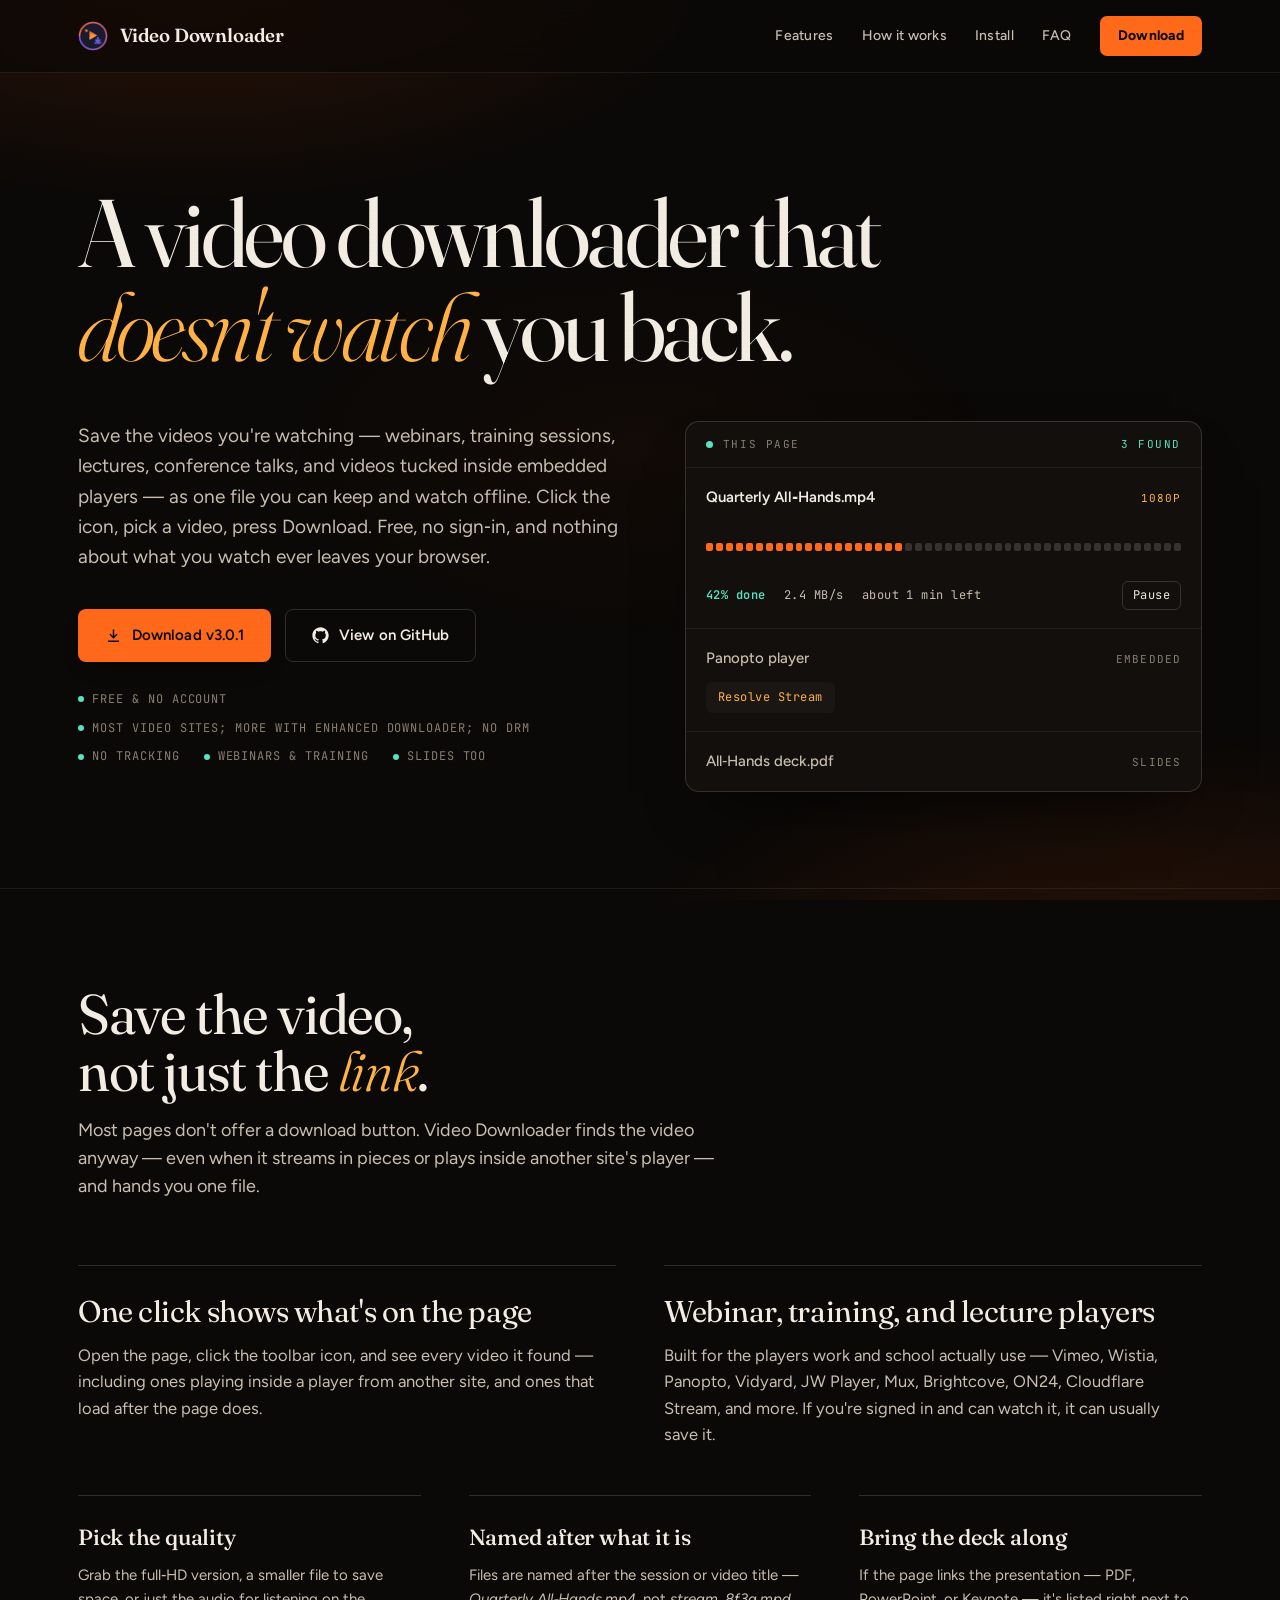
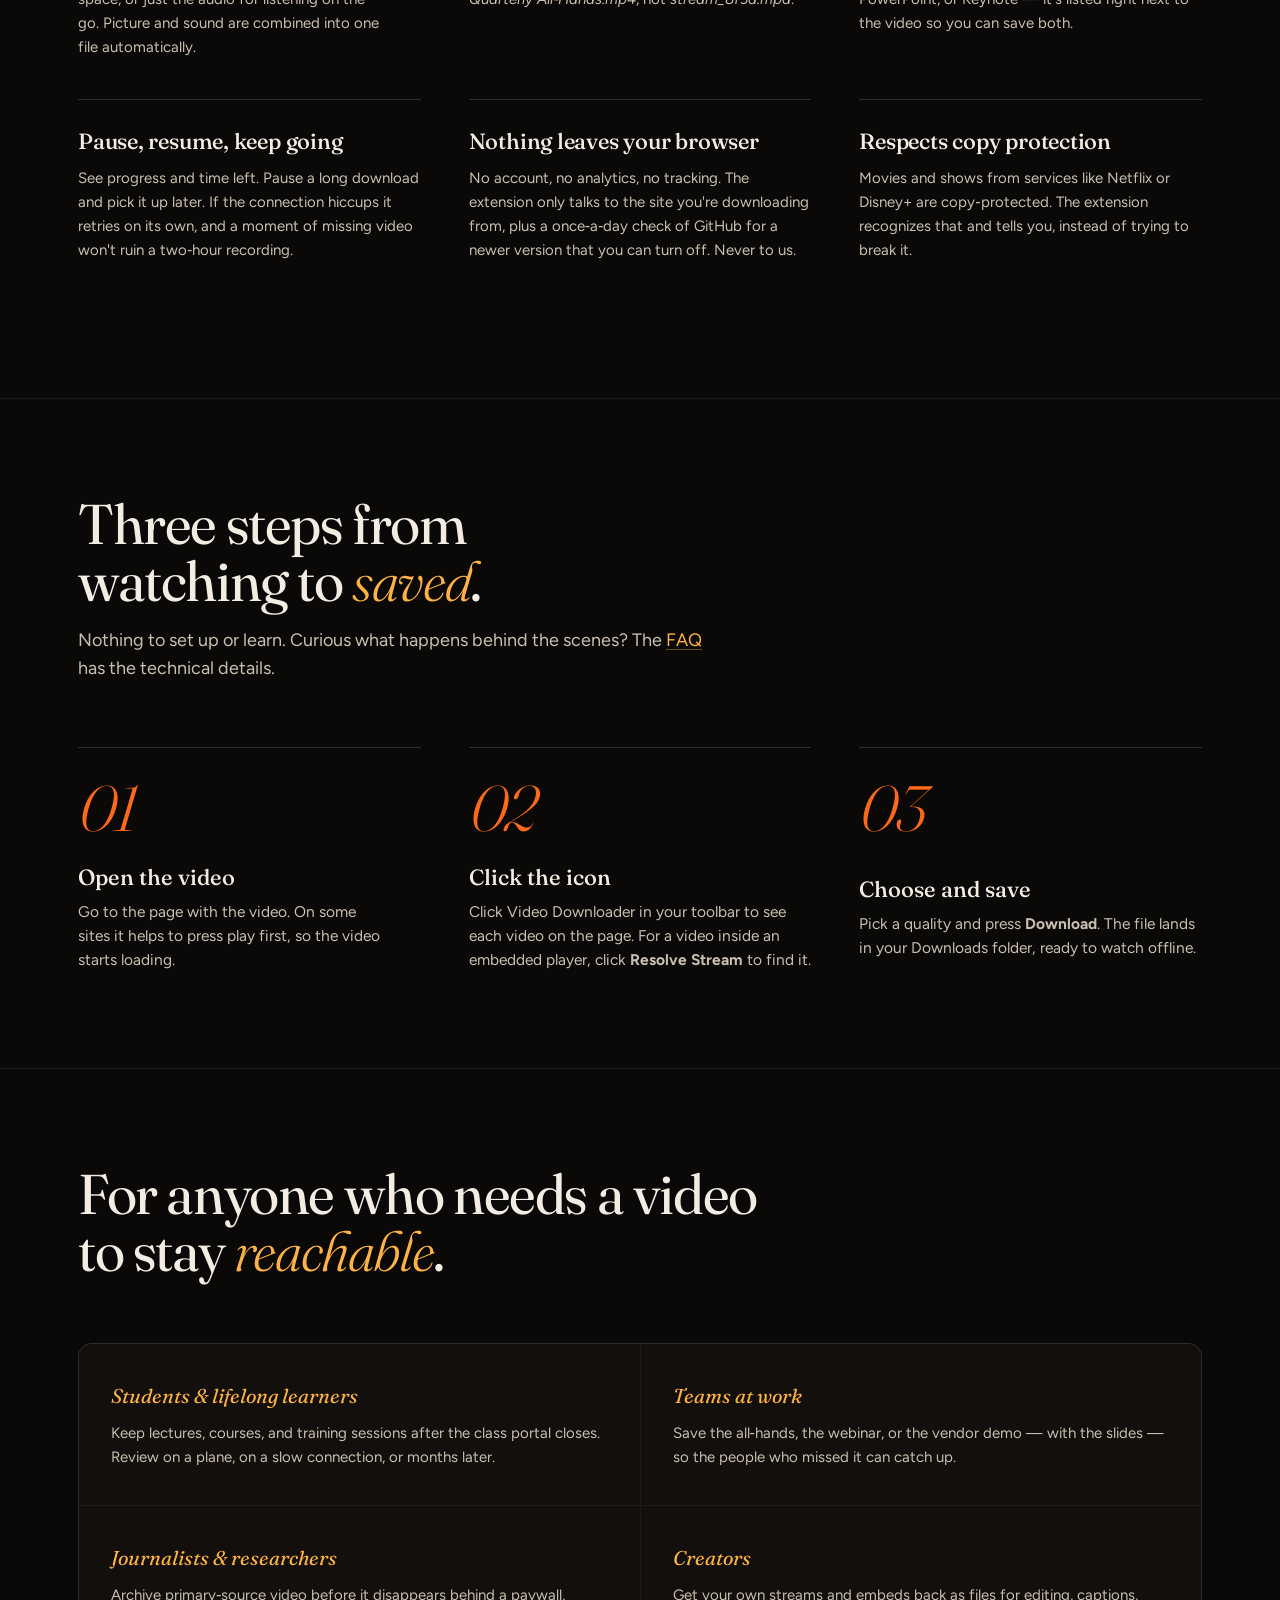
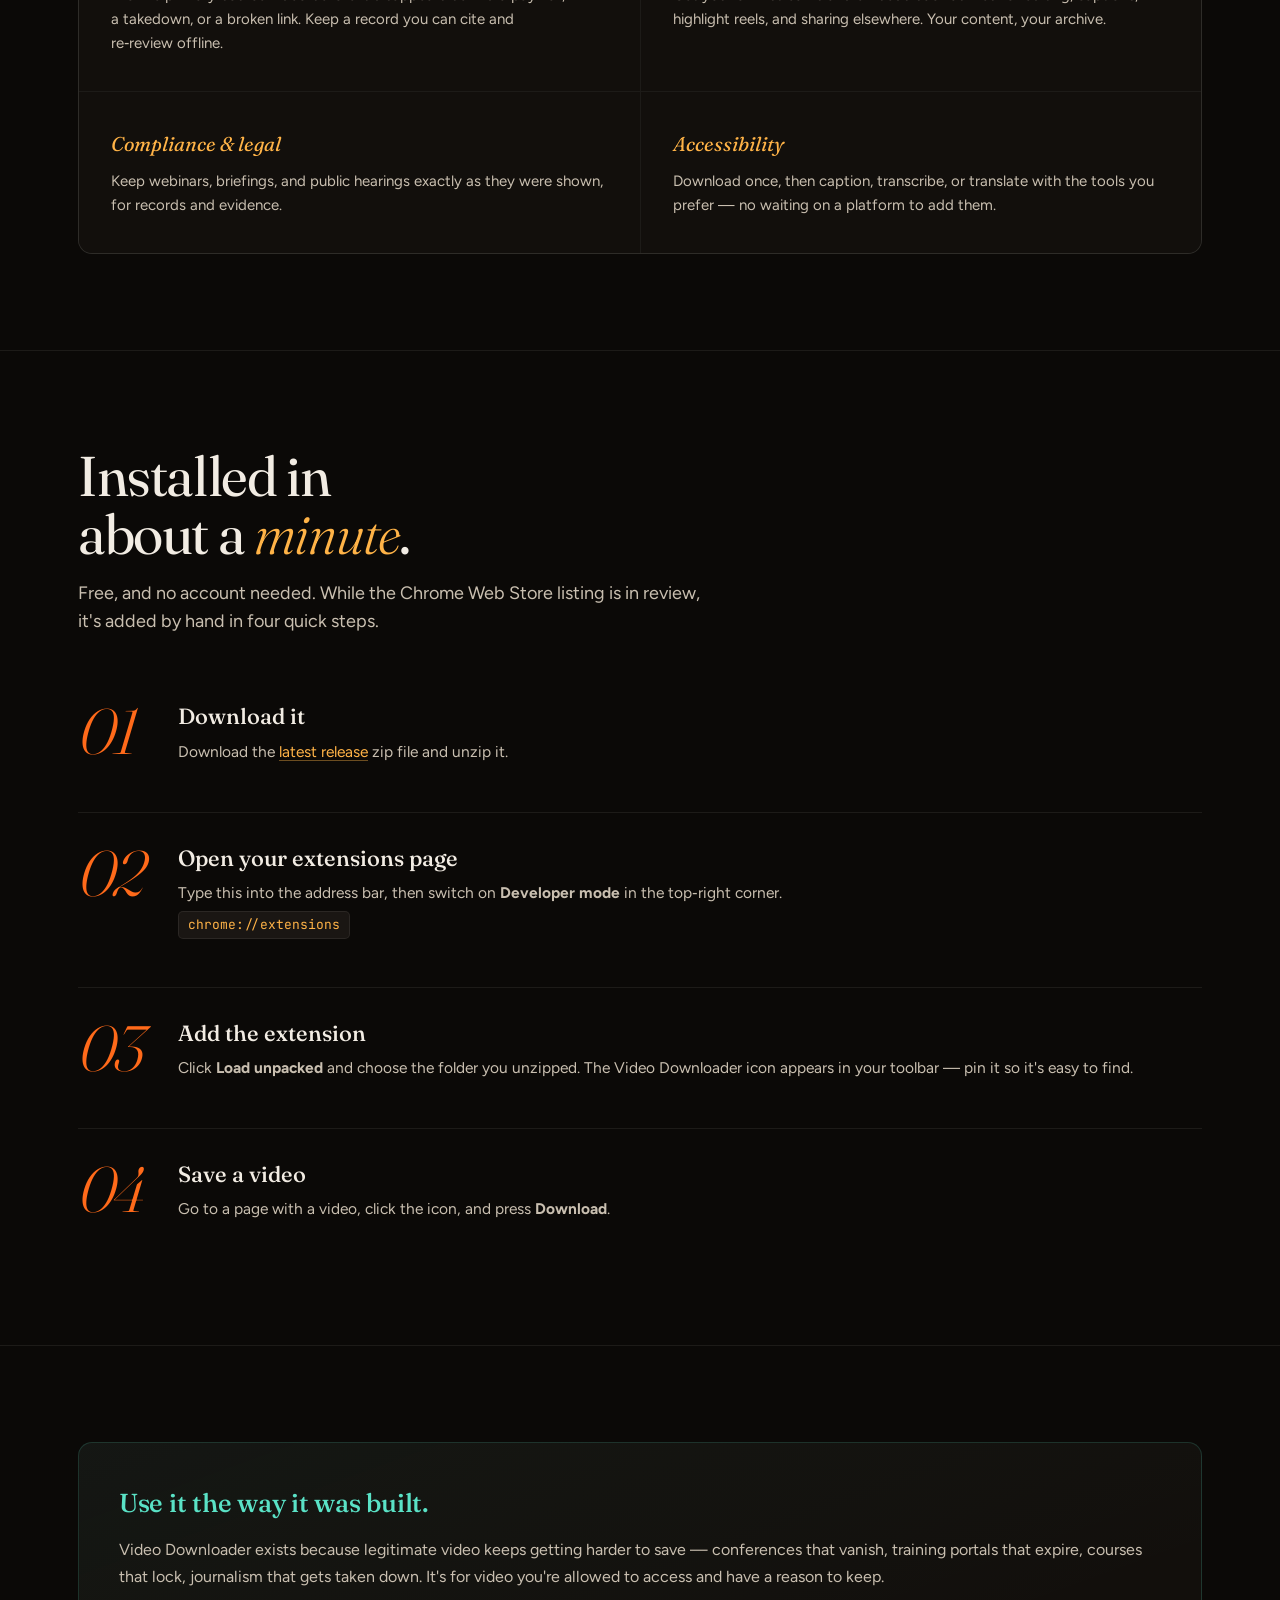
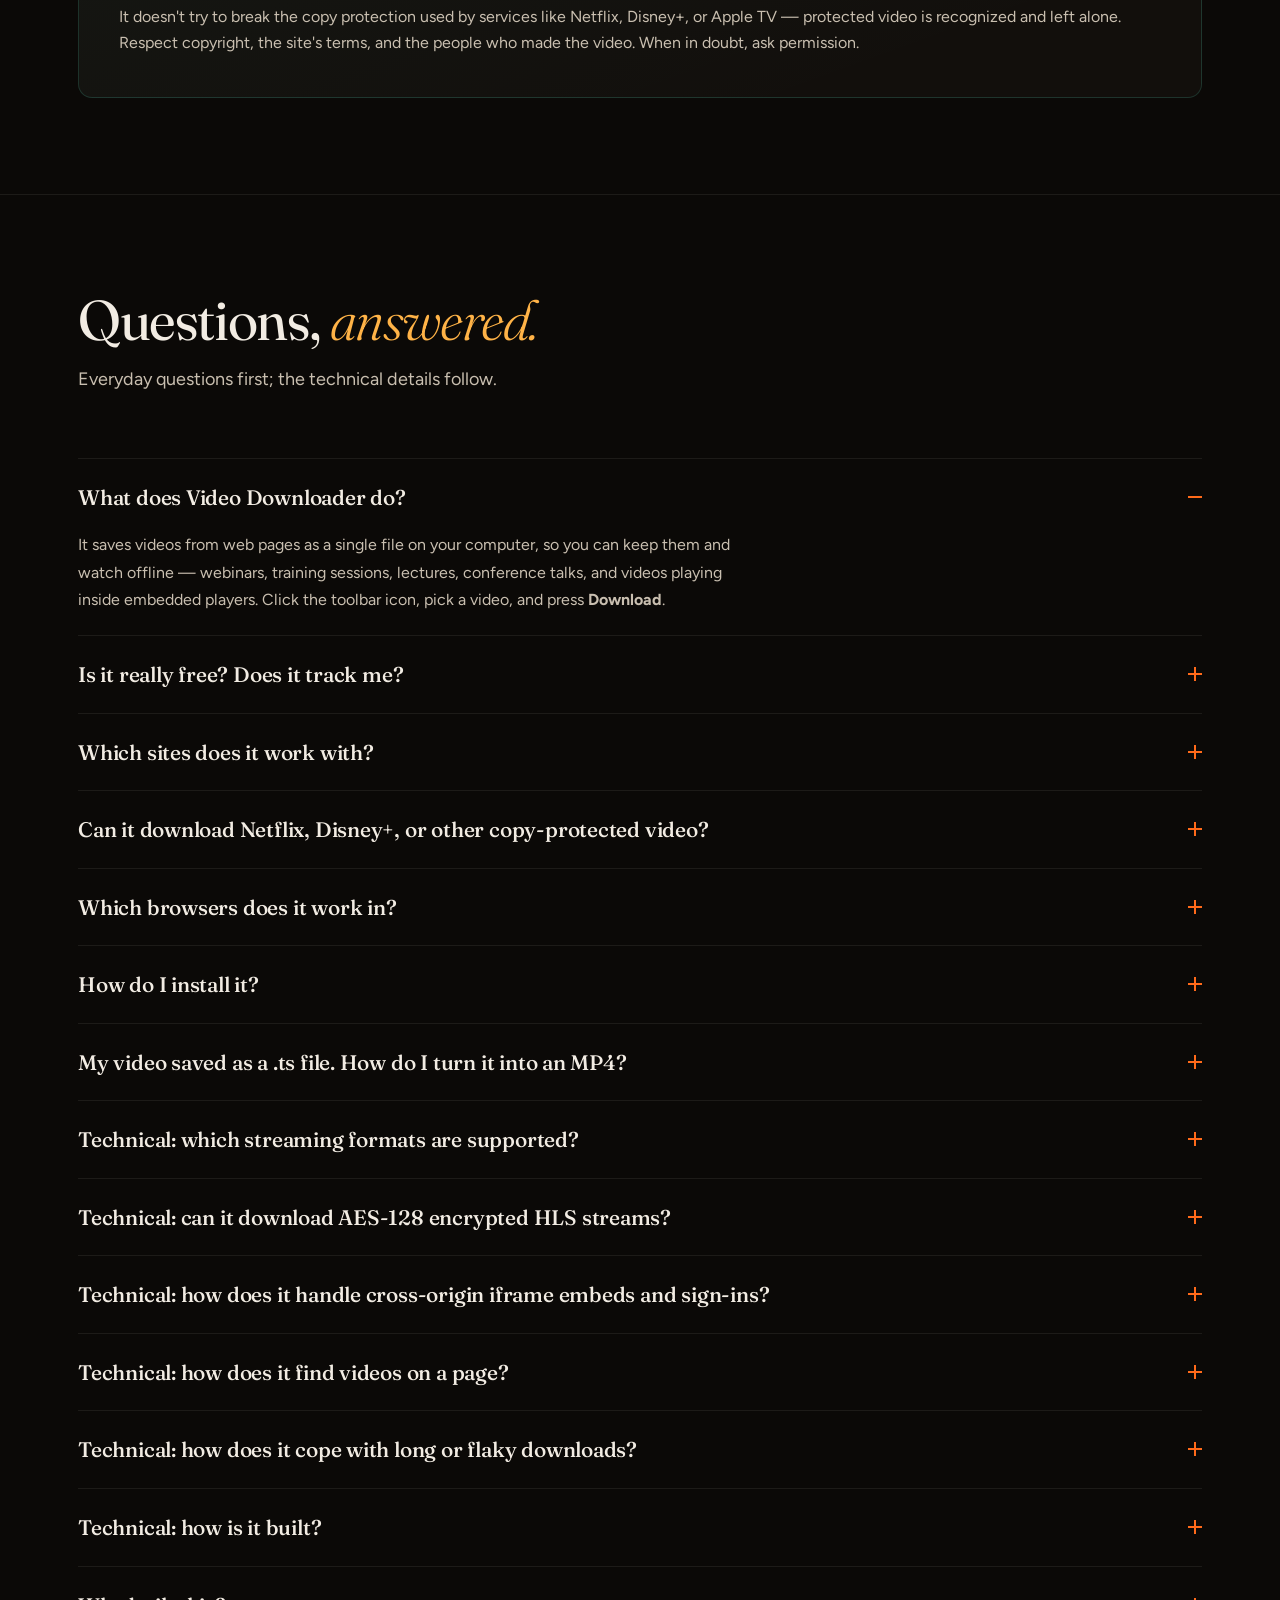
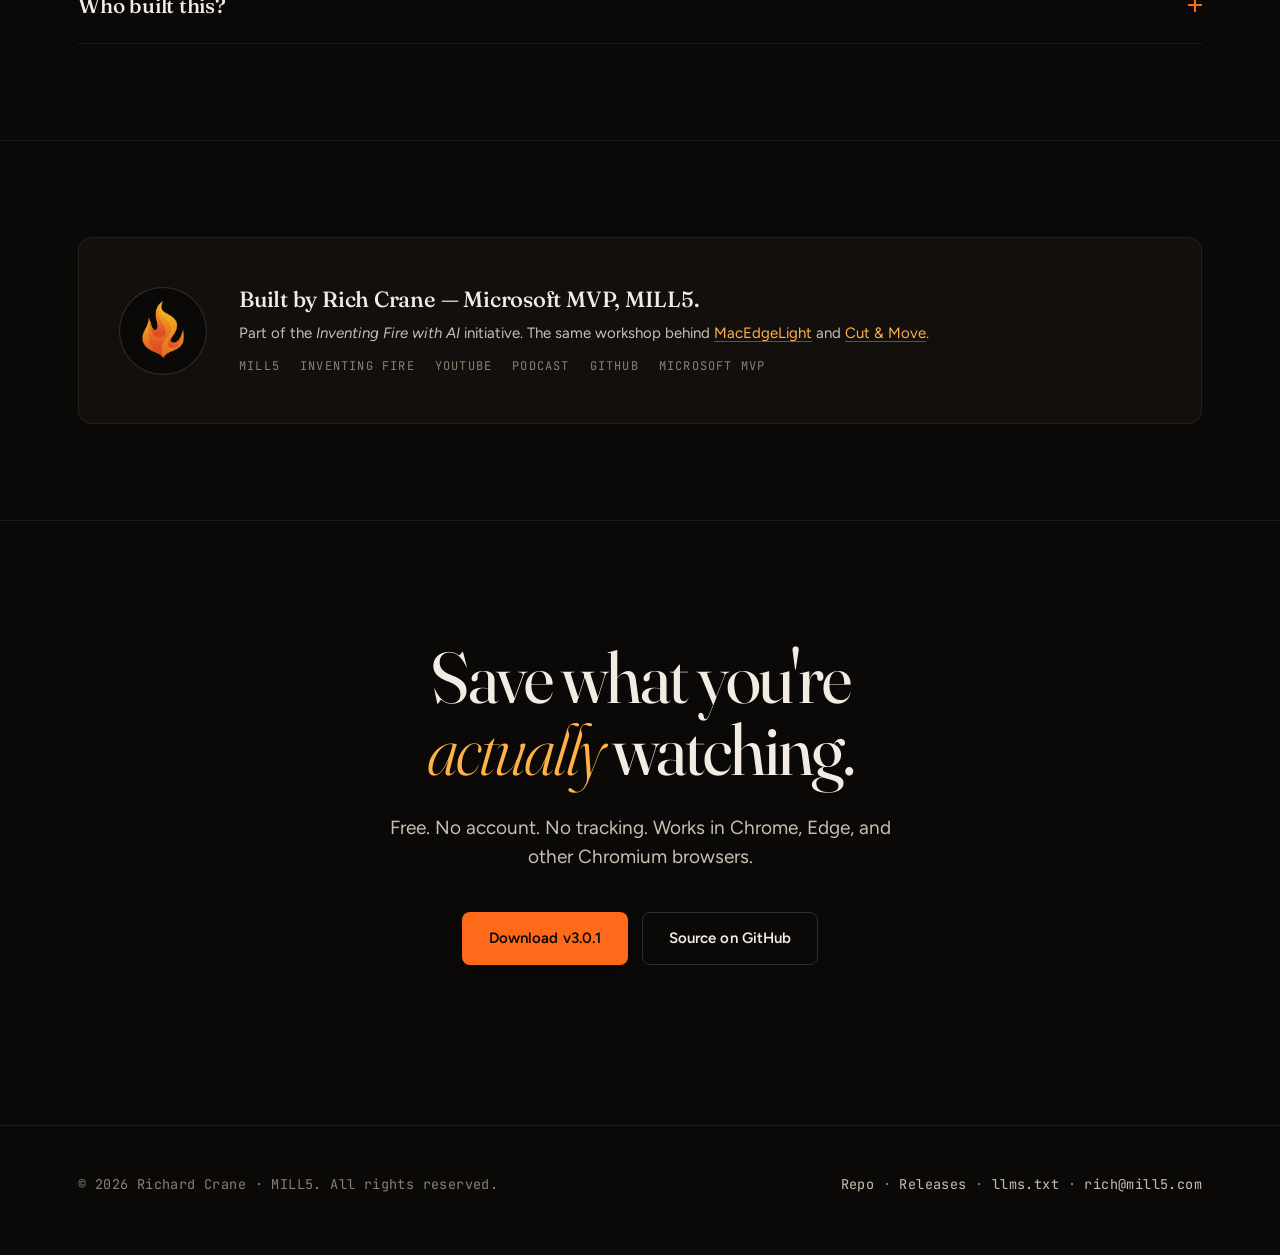
<file: docs/index.html>
<!doctype html>
<html lang="en">
<head>
<meta charset="UTF-8">
<meta name="viewport" content="width=device-width, initial-scale=1.0">
<meta name="color-scheme" content="dark">

<!-- Primary SEO -->
<title>Video Downloader — Save Videos From Web Pages, Free & Private | Chrome Extension by Rich Crane</title>
<meta name="description" content="Free Chrome extension that saves the videos you watch on the web — webinars, training sessions, lectures, and embedded players like Vimeo, Wistia, and Panopto — as one file you can keep and watch offline. No account, no tracking. Built by Microsoft MVP Rich Crane.">
<meta name="keywords" content="video downloader, chrome extension video downloader, HLS downloader, m3u8 downloader, DASH downloader, mpd downloader, AES-128 HLS decryption, iframe video download, Medius video downloader, ON24 video downloader, DASH to MP4, mpd to mp4, Vimeo embed downloader, Mux stream downloader, Wistia downloader, Brightcove downloader, HLS to MP4, video stream capture, offline video archive, manifest v3 extension, Widevine detection, PlayReady detection, FairPlay detection, Rich Crane, Richard Crane, MILL5, Inventing Fire with AI, Microsoft MVP">
<meta name="author" content="Richard Crane">
<meta name="robots" content="index, follow, max-snippet:-1, max-image-preview:large, max-video-preview:-1">
<meta name="theme-color" content="#0b0907">
<meta name="application-name" content="Video Downloader">
<link rel="canonical" href="https://chiefinnovator.github.io/videodownloader/">
<link rel="sitemap" type="application/xml" href="https://chiefinnovator.github.io/videodownloader/sitemap.xml">
<link rel="alternate" type="text/plain" title="llms.txt" href="https://chiefinnovator.github.io/videodownloader/llms.txt">

<!-- Geo / Language targeting -->
<link rel="alternate" hreflang="en" href="https://chiefinnovator.github.io/videodownloader/">
<link rel="alternate" hreflang="x-default" href="https://chiefinnovator.github.io/videodownloader/">
<meta name="geo.region" content="US">
<meta name="geo.placename" content="United States">
<meta name="language" content="en">

<!-- Favicons -->
<link rel="icon" type="image/png" sizes="128x128" href="icons/icon128.png">
<link rel="icon" type="image/png" sizes="48x48" href="icons/icon48.png">
<link rel="icon" type="image/png" sizes="16x16" href="icons/icon16.png">
<link rel="apple-touch-icon" href="icons/icon128.png">

<!-- Open Graph -->
<meta property="og:type" content="website">
<meta property="og:site_name" content="Video Downloader">
<meta property="og:title" content="Video Downloader — Save Videos From Web Pages, Free & Private">
<meta property="og:description" content="Save webinars, training sessions, lectures, and embedded videos as one offline file. Free Chrome extension — no account, no tracking. By Rich Crane.">
<meta property="og:url" content="https://chiefinnovator.github.io/videodownloader/">
<meta property="og:image" content="https://chiefinnovator.github.io/videodownloader/images/og-card.png">
<meta property="og:image:secure_url" content="https://chiefinnovator.github.io/videodownloader/images/og-card.png">
<meta property="og:image:type" content="image/png">
<meta property="og:image:width" content="1200">
<meta property="og:image:height" content="630">
<meta property="og:image:alt" content="Video Downloader — Chrome extension capturing HLS and DASH streams, by Rich Crane, MILL5, Inventing Fire with AI.">
<meta property="og:locale" content="en_US">

<!-- Twitter Card -->
<meta name="twitter:card" content="summary_large_image">
<meta name="twitter:site" content="@chiefinnovator">
<meta name="twitter:creator" content="@chiefinnovator">
<meta name="twitter:title" content="Video Downloader — Save Videos From Web Pages, Free & Private">
<meta name="twitter:description" content="Save webinars, training sessions, lectures, and embedded videos as one offline file. Free Chrome extension — no account, no tracking. By Rich Crane.">
<meta name="twitter:image" content="https://chiefinnovator.github.io/videodownloader/images/og-card.png">
<meta name="twitter:image:alt" content="Video Downloader — Chrome extension capturing HLS and DASH streams.">

<!-- Structured Data: SoftwareApplication -->
<script type="application/ld+json">
{
  "@context": "https://schema.org",
  "@type": "SoftwareApplication",
  "name": "Video Downloader",
  "alternateName": "Inventing Fire Video Downloader",
  "description": "A Chrome (Manifest V3) extension that detects HTML5 video, HLS (.m3u8), DASH (.mpd), AES‑128 encrypted streams, fMP4/CMAF HLS, and cross‑origin iframe embeds — resolving Vimeo, Wistia, JW Player, Mux, Cloudflare Stream, Vidyard, and Panopto embeds through each platform's own player API — then downloads them for offline viewing. Includes segment‑level progress, automatic retries that skip a briefly unavailable segment, pause/resume/cancel, JWT and cookie authentication forwarding, and DRM detection for Widevine, PlayReady, and FairPlay.",
  "softwareVersion": "3.0.1",
  "applicationCategory": "BrowserApplication",
  "applicationSubCategory": "Chrome Extension",
  "operatingSystem": "Chrome 114+, Edge 114+, Brave, Arc, Vivaldi (any Chromium browser supporting Manifest V3)",
  "offers": {
    "@type": "Offer",
    "price": "0",
    "priceCurrency": "USD"
  },
  "author": {
    "@type": "Person",
    "name": "Richard Crane",
    "url": "https://mill5.com",
    "sameAs": [
      "https://mvp.microsoft.com/en-US/MVP/profile/10ce0bc0-7536-43f6-b28c-e9601a4a0d0d",
      "https://github.com/ChiefInnovator",
      "https://www.inventingfirewith.ai"
    ]
  },
  "publisher": {
    "@type": "Organization",
    "name": "MILL5",
    "url": "https://mill5.com"
  },
  "url": "https://chiefinnovator.github.io/videodownloader/",
  "downloadUrl": "https://github.com/ChiefInnovator/videodownloader/releases/latest",
  "installUrl": "https://chiefinnovator.github.io/videodownloader/#install",
  "releaseNotes": "https://github.com/ChiefInnovator/videodownloader/releases/tag/v3.0.1",
  "fileSize": "68 KB",
  "isAccessibleForFree": true,
  "datePublished": "2026-03-26",
  "dateModified": "2026-11-15",
  "softwareRequirements": "Chromium 114+ with Manifest V3 support",
  "featureList": [
    "Automatic HTML5 <video> element detection",
    "HLS (.m3u8) master and media playlist parsing",
    "fMP4 / CMAF HLS (EXT-X-MAP) saved as MP4, plus byte‑range (EXT-X-BYTERANGE) segments",
    "Platform API resolution for Vimeo, Wistia, JW Player, Mux, Cloudflare Stream, Vidyard, and Panopto embeds",
    "Signed‑URL CDN support: playlist tokens carried to segment and key requests",
    "Resilient downloads: retries with backoff, skips a briefly unavailable segment, strips Anvato/Uplynk ad segments",
    "Player‑config detection: JW Player, Video.js, Flowplayer, Next.js and Nuxt page data, <mux-player>, JSON‑LD embedUrl, twitter:player:stream",
    "Session‑titled filenames captured per video, preserved during later playback on the same page, and linked slide‑deck downloads",
    "Audio‑only download (.m4a) from DASH streams, no re‑encoding",
    "Copy a video's direct link to the clipboard",
    "DASH (.mpd) parsing with video and audio muxed into a single MP4 (no re‑encoding)",
    "AES‑128 CBC segment decryption via Web Crypto API",
    "Cross‑origin iframe embed resolution with frame-scoped network discovery (Medius, ON24, Vimeo, Mux, Wistia, Brightcove, JW Player, Cloudflare Stream, Vidyard, Panopto)",
    "JWT token and session cookie authentication forwarding",
    "DRM detection for Widevine, PlayReady, FairPlay (skd://), and Adobe Access — detected and refused, never circumvented",
    "Quality selection for multi‑variant HLS and multi‑representation DASH",
    "Segment‑level download progress with pause, resume, and cancel",
    "SPA‑compatible detection via MutationObserver",
    "Configurable default format, quality, and download location",
    "No telemetry, no analytics, no third‑party dependencies"
  ]
}
</script>

<!-- Structured Data: Person -->
<script type="application/ld+json">
{
  "@context": "https://schema.org",
  "@type": "Person",
  "name": "Richard Crane",
  "givenName": "Richard",
  "familyName": "Crane",
  "alternateName": "Rich Crane",
  "jobTitle": "Microsoft MVP, Founder & Chief AI Officer at MILL5",
  "description": "Microsoft Most Valuable Professional and Founder of MILL5, a software consultancy specializing in cloud, AI, and developer tooling. Host of the Inventing Fire with AI podcast.",
  "url": "https://mill5.com",
  "sameAs": [
    "https://mill5.com",
    "https://www.inventingfirewith.ai",
    "https://mvp.microsoft.com/en-US/MVP/profile/10ce0bc0-7536-43f6-b28c-e9601a4a0d0d",
    "https://github.com/ChiefInnovator",
    "https://www.youtube.com/@InventingFirewithAI",
    "https://podcasts.apple.com/us/podcast/inventing-fire-with-ai/id1814411467"
  ],
  "worksFor": {
    "@type": "Organization",
    "name": "MILL5",
    "url": "https://mill5.com"
  },
  "award": "Microsoft Most Valuable Professional"
}
</script>

<!-- Structured Data: Organization -->
<script type="application/ld+json">
{
  "@context": "https://schema.org",
  "@type": "Organization",
  "name": "MILL5",
  "url": "https://mill5.com",
  "founder": { "@type": "Person", "name": "Richard Crane" },
  "description": "Software consultancy specializing in cloud, AI, and developer tooling."
}
</script>

<!-- Structured Data: FAQPage (AEO) -->
<script type="application/ld+json">
{
  "@context": "https://schema.org",
  "@type": "FAQPage",
  "mainEntity": [
    {
      "@type": "Question",
      "name": "What does Video Downloader do?",
      "acceptedAnswer": {
        "@type": "Answer",
        "text": "It saves videos from web pages as a single file on your computer, so you can keep them and watch offline — webinars, training sessions, lectures, conference talks, and videos playing inside embedded players. Click the toolbar icon, pick a video, and press Download."
      }
    },
    {
      "@type": "Question",
      "name": "Is it really free? Does it track me?",
      "acceptedAnswer": {
        "@type": "Answer",
        "text": "It's free, with no account, no ads, no analytics, and no tracking. Nothing about what you watch is sent anywhere — the extension only talks to the site you're downloading from, and everything else happens inside your browser. There is no server owned by the developer."
      }
    },
    {
      "@type": "Question",
      "name": "Which sites does it work with?",
      "acceptedAnswer": {
        "@type": "Answer",
        "text": "Most sites that play video right in the page, plus the embedded players common at work and school: Vimeo, Wistia, Panopto, Vidyard, JW Player, Mux, Brightcove, ON24, Cloudflare Stream, Microsoft Medius, and others. If you're signed in and can watch it, it can usually save it. Some sites need the optional Enhanced Downloader helper, which runs yt-dlp on your computer."
      }
    },
    {
      "@type": "Question",
      "name": "Can it download Netflix, Disney+, or other copy‑protected video?",
      "acceptedAnswer": {
        "@type": "Answer",
        "text": "No. Those services use copy protection (DRM such as Widevine, PlayReady, and FairPlay). Video Downloader recognizes it and tells you the video can't be saved — it never tries to get around it. It's meant for video you're allowed to access and have a reason to keep."
      }
    },
    {
      "@type": "Question",
      "name": "Which browsers does it work in?",
      "acceptedAnswer": {
        "@type": "Answer",
        "text": "Google Chrome and Microsoft Edge (version 114 or newer), plus Brave, Arc, Vivaldi, Opera, and other Chromium‑based browsers. Firefox and Safari aren't supported yet."
      }
    },
    {
      "@type": "Question",
      "name": "How do I install it?",
      "acceptedAnswer": {
        "@type": "Answer",
        "text": "Download the latest videodownloader-vX.Y.Z.zip from GitHub Releases and unzip it. Open chrome://extensions, turn on Developer mode, click Load unpacked, and choose the unzipped folder. The Video Downloader icon appears in your toolbar. A Chrome Web Store listing is in review."
      }
    },
    {
      "@type": "Question",
      "name": "My video saved as a .ts file. How do I turn it into an MP4?",
      "acceptedAnswer": {
        "@type": "Answer",
        "text": "Some streams save as MPEG‑TS (.ts); most players, such as VLC, open them as‑is. Other streams, including DASH and fMP4/CMAF HLS, save straight to MP4. To convert a .ts file without losing quality, run ffmpeg -i input.ts -c copy output.mp4 — it repackages the file in seconds without re‑encoding."
      }
    },
    {
      "@type": "Question",
      "name": "Technical: which streaming formats are supported?",
      "acceptedAnswer": {
        "@type": "Answer",
        "text": "HLS (.m3u8) master and media playlists, including fMP4/CMAF playlists with #EXT-X-MAP init segments (saved as MP4) and #EXT-X-BYTERANGE segments fetched with HTTP Range requests. DASH (.mpd) with SegmentTemplate, SegmentTimeline, SegmentList, and SegmentBase — the chosen video representation and the best audio track are muxed into a single fragmented MP4 in the browser, with no re‑encoding and no ffmpeg. Direct files (MP4, WebM, and others) download as‑is. For live HLS, the segments currently in the playlist window are captured."
      }
    },
    {
      "@type": "Question",
      "name": "Technical: can it download AES‑128 encrypted HLS streams?",
      "acceptedAnswer": {
        "@type": "Answer",
        "text": "Yes. When a playlist declares #EXT-X-KEY METHOD=AES-128, the extension fetches the key, takes the IV from the playlist or derives it from the media sequence number, and decrypts each segment with AES‑CBC through the browser's Web Crypto API (crypto.subtle) — no WASM, no server. SAMPLE‑AES, FairPlay skd:// keys, PlayReady/Widevine KEYFORMATs, and Adobe Access (#EXT-X-FAXS-CM) are treated as DRM and refused."
      }
    },
    {
      "@type": "Question",
      "name": "Technical: how does it handle cross‑origin iframe embeds and sign‑ins?",
      "acceptedAnswer": {
        "@type": "Answer",
        "text": "The content script runs in every frame and classifies each <iframe> by domain (Medius, ON24, Vimeo, Mux, Wistia, Brightcove, JW Player, Cloudflare Stream, Vidyard, Panopto, and more) and by path (/embed/, /video/, /player/). For Vimeo, Wistia, JW Player, Mux, Cloudflare Stream, Vidyard, and Panopto it asks the platform's own public player API for the manifest — the approach the open‑source yt‑dlp project uses — fetched from inside the embed's frame so the platform sees its own cookies and origin. Otherwise it falls back to manifests captured from network traffic, then to parsing the embed page's HTML. JWT tokens from the iframe URL and session cookies (chrome.cookies) are forwarded on manifest, segment, and key requests; tokens stay in memory only."
      }
    },
    {
      "@type": "Question",
      "name": "Technical: how does it find videos on a page?",
      "acceptedAnswer": {
        "@type": "Answer",
        "text": "In layers: network interception (chrome.webRequest) of video MIME types and .m3u8/.mpd manifests; <video>, <source>, <object>, and <embed> elements; og:video (including extension‑less URLs typed by og:video:type), twitter:player:stream, and JSON‑LD VideoObject contentUrl/embedUrl; data-* attributes; media URLs in inline player setup code (JW Player, Video.js, Flowplayer) and framework data (Next.js __NEXT_DATA__, Nuxt); and <mux-player> elements. A MutationObserver re‑scans single‑page apps and lazy‑loaded players."
      }
    },
    {
      "@type": "Question",
      "name": "Technical: how does it cope with long or flaky downloads?",
      "acceptedAnswer": {
        "@type": "Answer",
        "text": "Segments download six at a time through a fetch‑strategy chain (page context, content script, then service worker). Each segment retries up to five times with exponential backoff capped at 20 seconds. A segment that stays unavailable is skipped and reported instead of failing the whole file — never the first segment or an init segment, and at most 10% of a download. When a CDN signs only the playlist URL, its query‑string token is carried onto segment and key requests. Anvato and Uplynk ad segments are dropped. Downloads can be paused, resumed, and cancelled."
      }
    },
    {
      "@type": "Question",
      "name": "Technical: how is it built?",
      "acceptedAnswer": {
        "@type": "Answer",
        "text": "A Chrome Manifest V3 extension in plain JavaScript ES modules — no build step, no npm dependencies. A content script detects media in every frame; the service worker intercepts network traffic, resolves embeds, parses HLS and DASH manifests, and orchestrates downloads; a segment downloader fetches, decrypts, and assembles; a small JS muxer combines DASH video and audio into one MP4; chrome.downloads saves the result. See ARCHITECTURE.md for the full design."
      }
    },
    {
      "@type": "Question",
      "name": "Who built this?",
      "acceptedAnswer": {
        "@type": "Answer",
        "text": "Video Downloader was built by Rich Crane, a Microsoft Most Valuable Professional, Founder and Chief AI Officer of MILL5, and host of the Inventing Fire with AI podcast. It is part of the Inventing Fire with AI initiative exploring what can be built with AI‑assisted development."
      }
    }
  ]
}
</script>

<!-- Structured Data: HowTo (AEO) -->
<script type="application/ld+json">
{
  "@context": "https://schema.org",
  "@type": "HowTo",
  "name": "How to download a cross‑origin iframe video stream with Video Downloader",
  "description": "Steps to detect and download a video embedded via a cross‑origin iframe (Medius, ON24, Vimeo, Mux, Wistia, Brightcove) using the Video Downloader Chrome extension.",
  "step": [
    { "@type": "HowToStep", "position": 1, "name": "Install", "text": "Download the latest release zip from GitHub Releases, unzip it, and load the folder with Load unpacked at chrome://extensions (Developer mode on)." },
    { "@type": "HowToStep", "position": 2, "name": "Navigate", "text": "Open the page containing the embedded video and click the Video Downloader toolbar icon." },
    { "@type": "HowToStep", "position": 3, "name": "Resolve", "text": "Under Embedded Streams, click Resolve Stream. The extension parses the embed, forwards your session cookies and any JWT token in the iframe URL, and expands the manifest." },
    { "@type": "HowToStep", "position": 4, "name": "Select quality", "text": "Pick a variant from the quality dropdown. If DRM is detected, the extension warns you and stops." },
    { "@type": "HowToStep", "position": 5, "name": "Download", "text": "Click Download. Watch segment‑level progress — pause, resume, or cancel at any time. The final file saves as .ts (HLS) or .mp4 (DASH, video and audio muxed)." }
  ]
}
</script>

<!-- Structured Data: BreadcrumbList -->
<script type="application/ld+json">
{
  "@context": "https://schema.org",
  "@type": "BreadcrumbList",
  "itemListElement": [
    { "@type": "ListItem", "position": 1, "name": "Inventing Fire with AI", "item": "https://www.inventingfirewith.ai/" },
    { "@type": "ListItem", "position": 2, "name": "Video Downloader", "item": "https://chiefinnovator.github.io/videodownloader/" }
  ]
}
</script>

<!-- Fonts: editorial serif display + neutral sans body + mono -->
<link rel="preconnect" href="https://fonts.googleapis.com">
<link rel="preconnect" href="https://fonts.gstatic.com" crossorigin>
<link href="https://fonts.googleapis.com/css2?family=Fraunces:ital,opsz,wght@0,9..144,300..900;1,9..144,300..900&family=Figtree:wght@300;400;500;600;700;800&family=JetBrains+Mono:wght@400;500;600&display=swap" rel="stylesheet">

<style>
  :root {
    --ink: #0b0907;
    --ink-2: #120f0c;
    --ink-3: #1a1613;
    --bone: #f2ece3;
    --bone-dim: #c9bfb0;
    --bone-faint: #8a8072;
    --ember: #ff6a1a;
    --ember-2: #ffb347;
    --ember-deep: #c7430c;
    --signal: #5ae2c6;
    --line: rgba(242, 236, 227, 0.08);
    --line-strong: rgba(242, 236, 227, 0.16);
    --serif: "Fraunces", "Iowan Old Style", "Palatino", "Times New Roman", serif;
    --sans: "Figtree", -apple-system, BlinkMacSystemFont, system-ui, sans-serif;
    --mono: "JetBrains Mono", ui-monospace, "SF Mono", Menlo, Consolas, monospace;
  }

  * { box-sizing: border-box; }
  html { scroll-behavior: smooth; -webkit-text-size-adjust: 100%; }
  body {
    margin: 0;
    font-family: var(--sans);
    background: var(--ink);
    color: var(--bone);
    line-height: 1.55;
    font-size: 17px;
    -webkit-font-smoothing: antialiased;
    text-rendering: optimizeLegibility;
    overflow-x: hidden;
  }

  /* Film grain + scanline atmosphere */
  body::before {
    content: "";
    position: fixed;
    inset: 0;
    background:
      radial-gradient(ellipse 70% 50% at 15% -10%, rgba(199, 67, 12, 0.22), transparent 65%),
      radial-gradient(ellipse 60% 40% at 90% 110%, rgba(199, 67, 12, 0.18), transparent 70%),
      radial-gradient(ellipse 40% 30% at 50% 50%, rgba(199, 67, 12, 0.04), transparent 70%);
    pointer-events: none;
    z-index: 0;
  }
  body::after {
    content: "";
    position: fixed;
    inset: 0;
    background-image:
      repeating-linear-gradient(
        to bottom,
        transparent 0px,
        transparent 2px,
        rgba(0, 0, 0, 0.18) 3px,
        transparent 4px
      );
    mix-blend-mode: overlay;
    pointer-events: none;
    opacity: 0.35;
    z-index: 2;
  }

  main, nav, footer { position: relative; z-index: 1; }
  a { color: inherit; }
  main p a {
    color: var(--ember-2);
    text-decoration-color: rgba(255, 179, 71, 0.4);
    text-underline-offset: 3px;
    transition: text-decoration-color 0.2s;
  }
  main p a:hover { text-decoration-color: var(--ember-2); }
  :focus-visible {
    outline: 2px solid var(--ember-2);
    outline-offset: 3px;
    border-radius: 4px;
  }
  h1, h2, h3, h4 { text-wrap: balance; }
  p { text-wrap: pretty; }

  .skip-link {
    position: absolute;
    left: 16px;
    top: -60px;
    z-index: 100;
    padding: 10px 16px;
    background: var(--bone);
    color: var(--ink);
    border-radius: 6px;
    font-weight: 600;
    text-decoration: none;
  }
  .skip-link:focus { top: 12px; }
  #top { scroll-margin-top: 90px; }

  .container {
    max-width: 1180px;
    margin: 0 auto;
    padding: 0 28px;
  }

  /* Nav */
  nav {
    position: sticky;
    top: 0;
    z-index: 50;
    backdrop-filter: saturate(160%) blur(18px);
    -webkit-backdrop-filter: saturate(160%) blur(18px);
    background: rgba(11, 9, 7, 0.72);
    border-bottom: 1px solid var(--line);
  }
  .nav-inner {
    display: flex;
    align-items: center;
    justify-content: space-between;
    padding-block: 16px;
  }
  .logo {
    display: flex;
    align-items: center;
    gap: 12px;
    font-family: var(--serif);
    font-weight: 600;
    font-variation-settings: "opsz" 32;
    letter-spacing: -0.01em;
    font-size: 19px;
    text-decoration: none;
    color: var(--bone);
  }
  .logo-mark {
    width: 30px; height: 30px;
    display: block;
    border-radius: 50%;
  }
  .nav-links { display: flex; gap: 28px; align-items: center; }
  .nav-links a {
    color: var(--bone-dim);
    text-decoration: none;
    font-size: 14px;
    font-weight: 500;
    letter-spacing: 0.02em;
    transition: color 0.2s;
  }
  .nav-links a:hover { color: var(--bone); }
  .nav-cta {
    background: var(--ember);
    color: var(--ink) !important;
    padding: 9px 18px;
    border-radius: 7px;
    font-weight: 700 !important;
    transition: background 0.2s;
  }
  .nav-cta:hover { background: var(--ember-2); }
  @media (max-width: 780px) {
    .nav-links a:not(.nav-cta) { display: none; }
  }

  /* Hero */
  .hero {
    padding: 112px 0 96px;
    position: relative;
  }
  .hero h1 {
    font-family: var(--serif);
    font-variation-settings: "opsz" 144, "SOFT" 0;
    font-size: clamp(44px, 8vw, 96px);
    font-weight: 400;
    line-height: 0.98;
    letter-spacing: -0.035em;
    margin: 0 0 48px;
    color: var(--bone);
  }
  .hero h1 em {
    font-style: italic;
    font-weight: 300;
    color: var(--ember-2);
  }
  .hero-grid {
    display: grid;
    grid-template-columns: minmax(0, 1.05fr) minmax(0, 1fr);
    gap: 64px;
    align-items: start;
  }
  .hero-sub {
    font-family: var(--sans);
    font-size: clamp(17px, 1.6vw, 19px);
    font-weight: 400;
    color: var(--bone-dim);
    max-width: 60ch;
    margin: 0 0 36px;
    line-height: 1.6;
  }
  .hero-cta {
    display: flex;
    gap: 14px;
    flex-wrap: wrap;
    align-items: center;
  }
  .btn {
    display: inline-flex;
    align-items: center;
    gap: 10px;
    padding: 14px 26px;
    border-radius: 8px;
    font-family: var(--sans);
    font-size: 15px;
    font-weight: 600;
    letter-spacing: 0.005em;
    text-decoration: none;
    transition: transform 0.2s cubic-bezier(0.16, 1, 0.3, 1), background 0.2s, border-color 0.2s;
    border: 1px solid transparent;
    cursor: pointer;
  }
  .btn-primary {
    background: var(--ember);
    color: var(--ink);
    box-shadow: 0 10px 24px -14px rgba(0, 0, 0, 0.9);
  }
  .btn-primary:hover { background: var(--ember-2); transform: translateY(-1px); }
  .btn-secondary {
    background: transparent;
    color: var(--bone);
    border: 1px solid var(--line-strong);
  }
  .btn-secondary:hover { border-color: var(--bone-dim); background: rgba(242, 236, 227, 0.04); }
  .btn:active { transform: translateY(0); }
  .btn svg { width: 17px; height: 17px; flex-shrink: 0; }

  .hero-meta {
    display: flex;
    gap: 10px 24px;
    margin: 28px 0 0;
    padding: 0;
    list-style: none;
    flex-wrap: wrap;
    font-family: var(--mono);
    font-size: 12px;
    letter-spacing: 0.08em;
    text-transform: uppercase;
    color: var(--bone-faint);
  }
  .hero-meta li { display: inline-flex; align-items: center; gap: 8px; }
  .hero-meta li::before {
    content: "";
    width: 6px; height: 6px;
    background: var(--signal);
    border-radius: 50%;
  }

  /* Signal booth: schematic of the popup mid-capture */
  .booth {
    border: 1px solid var(--line-strong);
    border-radius: 14px;
    background: var(--ink-2);
    font-family: var(--mono);
    font-size: 12px;
    letter-spacing: 0.04em;
    color: var(--bone-dim);
    overflow: hidden;
    box-shadow: 0 30px 60px -30px rgba(0, 0, 0, 0.8);
  }
  .booth-head {
    display: flex;
    align-items: center;
    gap: 10px;
    padding: 14px 20px;
    border-bottom: 1px solid var(--line);
    text-transform: uppercase;
    letter-spacing: 0.14em;
    font-size: 11px;
    color: var(--bone-faint);
  }
  .booth-led {
    width: 7px; height: 7px;
    border-radius: 50%;
    background: var(--signal);
  }
  .booth-count { margin-left: auto; color: var(--signal); }
  .booth-list { list-style: none; margin: 0; padding: 0; }
  .booth-list li { padding: 18px 20px; border-top: 1px solid var(--line); }
  .booth-list li:first-child { border-top: none; }
  .booth-row {
    display: flex;
    justify-content: space-between;
    align-items: baseline;
    gap: 16px;
  }
  .booth-title {
    font-family: var(--sans);
    font-size: 15px;
    font-weight: 600;
    letter-spacing: 0;
    color: var(--bone);
    min-width: 0;
    overflow: hidden;
    text-overflow: ellipsis;
    white-space: nowrap;
  }
  .booth-tag {
    flex-shrink: 0;
    font-size: 11px;
    letter-spacing: 0.1em;
    text-transform: uppercase;
    color: var(--ember-2);
  }
  .booth-list li.is-muted .booth-title { color: var(--bone-dim); font-weight: 500; }
  .booth-list li.is-muted .booth-tag { color: var(--bone-faint); }
  .waveform {
    display: flex;
    gap: 3px;
    align-items: center;
    height: 44px;
    margin: 16px 0 12px;
  }
  .waveform span {
    flex: 1;
    min-width: 2px;
    height: 18%;
    border-radius: 2px;
    background: var(--line-strong);
  }
  .waveform span.on {
    background: var(--ember);
    animation: wave 1.6s ease-in-out infinite;
  }
  @keyframes wave {
    0%, 100% { height: 22%; }
    50% { height: 100%; }
  }
  .booth-readout {
    display: flex;
    flex-wrap: wrap;
    gap: 6px 18px;
    align-items: center;
    font-variant-numeric: tabular-nums;
  }
  .booth-readout b { color: var(--signal); font-weight: 600; }
  .booth-chip {
    margin-left: auto;
    padding: 4px 10px;
    border: 1px solid var(--line-strong);
    border-radius: 6px;
    color: var(--bone);
  }
  .booth-action {
    display: inline-block;
    margin-top: 12px;
    padding: 6px 12px;
    border-radius: 6px;
    background: var(--ink-3);
    color: var(--ember-2);
  }
  @media (max-width: 960px) {
    .hero { padding: 72px 0 72px; }
    .hero h1 { margin-bottom: 32px; }
    .hero-grid { grid-template-columns: 1fr; gap: 48px; }
  }

  /* Section heads */
  .section { padding: 96px 0; border-top: 1px solid var(--line); }
  .section-head { margin-bottom: 64px; max-width: 720px; }
  .section-title {
    font-family: var(--serif);
    font-variation-settings: "opsz" 72;
    font-size: clamp(32px, 4.4vw, 56px);
    font-weight: 400;
    line-height: 1.02;
    letter-spacing: -0.025em;
    margin: 0 0 18px;
    color: var(--bone);
  }
  .section-title em { font-style: italic; font-weight: 300; color: var(--ember-2); }
  .section-lede {
    font-size: 18px;
    color: var(--bone-dim);
    line-height: 1.55;
    max-width: 640px;
  }

  /* Features: hairline ledger, not cards */
  .features {
    display: grid;
    grid-template-columns: repeat(6, minmax(0, 1fr));
    column-gap: 48px;
  }
  .feature {
    grid-column: span 2;
    padding: 28px 0 40px;
    border-top: 1px solid var(--line-strong);
  }
  .feature.lead { grid-column: span 3; padding-bottom: 48px; }
  .feature h3 {
    font-family: var(--serif);
    font-variation-settings: "opsz" 24;
    font-size: 22px;
    font-weight: 500;
    letter-spacing: -0.01em;
    margin: 0 0 12px;
    line-height: 1.2;
  }
  .feature.lead h3 {
    font-variation-settings: "opsz" 48;
    font-size: clamp(24px, 2.4vw, 30px);
    font-weight: 400;
    letter-spacing: -0.015em;
  }
  .feature p { margin: 0; color: var(--bone-dim); font-size: 15px; line-height: 1.6; max-width: 52ch; }
  .feature.lead p { font-size: 16.5px; }
  @media (max-width: 900px) {
    .features { grid-template-columns: 1fr 1fr; }
    .feature, .feature.lead { grid-column: span 1; }
  }
  @media (max-width: 620px) {
    .features { grid-template-columns: 1fr; }
    .feature { padding-bottom: 28px; }
  }

  /* Use cases */
  .usecases { display: grid; grid-template-columns: repeat(2, 1fr); gap: 1px; background: var(--line); border: 1px solid var(--line); border-radius: 14px; overflow: hidden; }
  .usecase { background: var(--ink-2); padding: 36px 32px; }
  .usecase h3 {
    font-family: var(--serif);
    font-style: italic;
    font-weight: 400;
    font-size: 20px;
    margin: 0 0 10px;
    color: var(--ember-2);
  }
  .usecase p { margin: 0; color: var(--bone-dim); font-size: 15px; line-height: 1.6; }
  @media (max-width: 780px) { .usecases { grid-template-columns: 1fr; } }

  /* Install steps */
  .steps { counter-reset: step; display: grid; gap: 20px; }
  .step {
    display: grid;
    grid-template-columns: 72px 1fr;
    gap: 28px;
    align-items: start;
    padding: 28px 0;
    border-top: 1px solid var(--line);
  }
  .step:first-child { border-top: none; padding-top: 0; }
  .step-num {
    font-family: var(--serif);
    font-variation-settings: "opsz" 144;
    font-size: 64px;
    font-weight: 300;
    font-style: italic;
    line-height: 1;
    color: var(--ember);
    letter-spacing: -0.04em;
  }
  .step h3 { font-family: var(--serif); font-size: 22px; font-weight: 500; margin: 0 0 6px; }
  .step p { margin: 0; color: var(--bone-dim); font-size: 15.5px; }
  .step code {
    display: inline-block;
    font-family: var(--mono);
    font-size: 13px;
    background: var(--ink-3);
    color: var(--ember-2);
    padding: 3px 9px;
    border-radius: 5px;
    margin: 6px 6px 0 0;
    border: 1px solid var(--line);
  }
  /* Short sequences read across, not down */
  .steps-row { grid-template-columns: repeat(3, minmax(0, 1fr)); gap: 0 48px; }
  .steps-row .step,
  .steps-row .step:first-child {
    grid-template-columns: 1fr;
    gap: 20px;
    padding: 28px 0 0;
    border-top: 1px solid var(--line-strong);
  }
  @media (max-width: 900px) {
    .steps-row { grid-template-columns: 1fr; }
    .steps-row .step,
    .steps-row .step:first-child { grid-template-columns: 56px 1fr; padding-bottom: 8px; }
    .steps-row .step-num { font-size: 48px; }
  }
  @media (max-width: 620px) {
    .step { grid-template-columns: 56px 1fr; gap: 20px; }
    .step-num { font-size: 48px; }
  }

  /* FAQ */
  .faq details {
    border-top: 1px solid var(--line);
    padding: 22px 0;
  }
  .faq details:last-of-type { border-bottom: 1px solid var(--line); }
  .faq summary {
    cursor: pointer;
    list-style: none;
    display: flex;
    justify-content: space-between;
    align-items: flex-start;
    gap: 24px;
    font-family: var(--serif);
    font-size: 21px;
    font-weight: 500;
    letter-spacing: -0.01em;
    color: var(--bone);
    transition: color 0.2s;
  }
  .faq summary:hover { color: var(--ember-2); }
  .faq summary::-webkit-details-marker { display: none; }
  .faq summary::after {
    content: "";
    width: 14px;
    height: 14px;
    margin-top: 9px;
    flex-shrink: 0;
    background:
      linear-gradient(var(--ember), var(--ember)) center / 14px 2px no-repeat,
      linear-gradient(var(--ember), var(--ember)) center / 2px 14px no-repeat;
    transition: background-size 0.25s cubic-bezier(0.16, 1, 0.3, 1);
  }
  .faq details[open] summary::after { background-size: 14px 2px, 2px 0; }
  .faq details p {
    margin: 18px 0 0;
    color: var(--bone-dim);
    font-size: 16px;
    line-height: 1.7;
    max-width: 68ch;
  }
  .faq details p code {
    font-family: var(--mono);
    font-size: 13.5px;
    background: var(--ink-3);
    color: var(--ember-2);
    padding: 2px 8px;
    border-radius: 5px;
    border: 1px solid var(--line);
  }

  /* Ethics block */
  .ethics {
    background: linear-gradient(160deg, rgba(90, 226, 198, 0.04) 0%, transparent 80%), var(--ink-2);
    border: 1px solid rgba(90, 226, 198, 0.16);
    border-radius: 14px;
    padding: 40px;
  }
  .ethics h3 {
    font-family: var(--serif);
    font-size: 26px;
    font-weight: 500;
    letter-spacing: -0.01em;
    margin: 0 0 14px;
    color: var(--signal);
  }
  .ethics p { margin: 0 0 14px; color: var(--bone-dim); font-size: 16px; line-height: 1.65; }
  .ethics p:last-child { margin-bottom: 0; }

  /* Author / footer */
  .author-block {
    display: grid;
    grid-template-columns: auto 1fr;
    gap: 32px;
    align-items: center;
    padding: 44px 40px;
    background: var(--ink-2);
    border: 1px solid var(--line);
    border-radius: 14px;
  }
  .author-block .avatar {
    width: 88px; height: 88px;
    border-radius: 50%;
    background: var(--ink);
    display: grid; place-items: center;
    border: 1px solid var(--line-strong);
  }
  .author-block h3 {
    font-family: var(--serif);
    font-size: 22px;
    font-weight: 500;
    margin: 0 0 6px;
    letter-spacing: -0.01em;
  }
  .author-block p { margin: 0 0 12px; color: var(--bone-dim); font-size: 15px; line-height: 1.55; }
  .author-links { display: flex; gap: 20px; flex-wrap: wrap; }
  .author-links a {
    font-family: var(--mono);
    font-size: 12px;
    letter-spacing: 0.1em;
    text-transform: uppercase;
    color: var(--bone-faint);
    text-decoration: none;
    border-bottom: 1px solid transparent;
    padding-bottom: 2px;
    transition: color 0.2s, border-color 0.2s;
  }
  .author-links a:hover { color: var(--ember-2); border-bottom-color: var(--ember-2); }
  @media (max-width: 640px) { .author-block { grid-template-columns: 1fr; text-align: center; } .author-links { justify-content: center; } }

  footer {
    border-top: 1px solid var(--line);
    padding: 48px 0 60px;
    margin-top: 60px;
  }
  footer .container { display: flex; justify-content: space-between; align-items: center; gap: 24px; flex-wrap: wrap; }
  footer p { margin: 0; color: var(--bone-faint); font-size: 13.5px; font-family: var(--mono); letter-spacing: 0.03em; }
  footer a { color: var(--bone-dim); text-decoration: none; }
  footer a:hover { color: var(--ember-2); }

  /* CTA block */
  .final-cta {
    text-align: center;
    padding: 120px 0 100px;
    border-top: 1px solid var(--line);
  }
  .final-cta h2 {
    font-family: var(--serif);
    font-variation-settings: "opsz" 144;
    font-size: clamp(40px, 6vw, 72px);
    font-weight: 400;
    line-height: 1;
    letter-spacing: -0.03em;
    margin: 0 0 28px;
  }
  .final-cta h2 em {
    font-style: italic;
    font-weight: 300;
    color: var(--ember-2);
  }
  .final-cta p {
    color: var(--bone-dim);
    font-size: 19px;
    max-width: 540px;
    margin: 0 auto 40px;
  }

  /* Selection + scrollbar */
  ::selection { background: var(--bone); color: var(--ink); }
  ::-webkit-scrollbar { width: 10px; height: 10px; }
  ::-webkit-scrollbar-track { background: var(--ink); }
  ::-webkit-scrollbar-thumb { background: var(--ink-3); border-radius: 8px; }
  ::-webkit-scrollbar-thumb:hover { background: var(--ember-deep); }

  @media (prefers-reduced-motion: reduce) {
    html { scroll-behavior: auto; }
    .waveform span.on { animation: none; }
    .waveform span.on { height: 70%; }
    .btn, .faq summary::after { transition: none; }
  }
</style>
</head>
<body>

<a class="skip-link" href="#top">Skip to content</a>
<nav>
  <div class="container nav-inner">
    <a class="logo" href="#top" aria-label="Video Downloader">
      <img class="logo-mark" src="icons/icon128.png" alt="" width="30" height="30">
      <span>Video Downloader</span>
    </a>
    <div class="nav-links">
      <a href="#features">Features</a>
      <a href="#how">How it works</a>
      <a href="#install">Install</a>
      <a href="#faq">FAQ</a>
      <a class="nav-cta" href="https://github.com/ChiefInnovator/videodownloader/releases/latest" rel="noopener">Download</a>
    </div>
  </div>
</nav>

<main id="top" tabindex="-1">

  <!-- HERO -->
  <section class="hero">
    <div class="container">
      <h1>A video downloader that <em>doesn't watch</em> you back.</h1>
      <div class="hero-grid">
        <div class="hero-copy">
          <p class="hero-sub">
            Save the videos you're watching — webinars, training sessions, lectures, conference talks, and videos tucked inside embedded players — as one file you can keep and watch offline. Click the icon, pick a video, press Download. Free, no sign‑in, and nothing about what you watch ever leaves your browser.
          </p>
          <div class="hero-cta">
            <a class="btn btn-primary" href="https://github.com/ChiefInnovator/videodownloader/releases/latest" rel="noopener">
              <svg viewBox="0 0 24 24" fill="none" stroke="currentColor" stroke-width="2" stroke-linecap="round" stroke-linejoin="round" aria-hidden="true"><path d="M12 4v11m0 0l-4.5-4.5M12 15l4.5-4.5M5 20h14"/></svg>
              Download v3.0.1
            </a>
            <a class="btn btn-secondary" href="https://github.com/ChiefInnovator/videodownloader" rel="noopener">
              <svg viewBox="0 0 24 24" fill="currentColor" aria-hidden="true"><path d="M12 .5C5.65.5.5 5.65.5 12c0 5.08 3.29 9.39 7.86 10.91.58.1.79-.25.79-.56v-2c-3.2.7-3.88-1.37-3.88-1.37-.53-1.34-1.29-1.7-1.29-1.7-1.05-.72.08-.7.08-.7 1.16.08 1.77 1.19 1.77 1.19 1.04 1.77 2.72 1.26 3.38.96.1-.75.41-1.26.74-1.55-2.55-.29-5.23-1.28-5.23-5.68 0-1.26.45-2.28 1.18-3.09-.12-.29-.51-1.46.11-3.05 0 0 .97-.31 3.18 1.18.92-.26 1.91-.39 2.9-.39.98 0 1.98.13 2.9.39 2.2-1.49 3.17-1.18 3.17-1.18.63 1.59.24 2.76.12 3.05.74.81 1.18 1.83 1.18 3.09 0 4.41-2.69 5.38-5.25 5.67.42.36.79 1.07.79 2.16v3.2c0 .31.21.67.8.56C20.22 21.39 23.5 17.08 23.5 12 23.5 5.65 18.35.5 12 .5z"/></svg>
              View on GitHub
            </a>
          </div>
          <ul class="hero-meta">
            <li>Free &amp; no account</li>
            <li>Most video sites; more with Enhanced Downloader; no DRM</li>
            <li>No tracking</li>
            <li>Webinars &amp; training</li>
            <li>Slides too</li>
          </ul>
        </div>

        <!-- Signal booth: an illustration of the popup mid-download, not a screenshot -->
        <div class="booth" aria-hidden="true">
          <div class="booth-head"><span class="booth-led"></span>This page<span class="booth-count">3 found</span></div>
          <ul class="booth-list">
            <li>
              <div class="booth-row"><span class="booth-title">Quarterly All‑Hands.mp4</span><span class="booth-tag">1080p</span></div>
              <div class="waveform" id="wave"></div>
              <div class="booth-readout"><b>42% done</b><span>2.4 MB/s</span><span>about 1 min left</span><span class="booth-chip">Pause</span></div>
            </li>
            <li class="is-muted">
              <div class="booth-row"><span class="booth-title">Panopto player</span><span class="booth-tag">Embedded</span></div>
              <span class="booth-action">Resolve Stream</span>
            </li>
            <li class="is-muted">
              <div class="booth-row"><span class="booth-title">All‑Hands deck.pdf</span><span class="booth-tag">Slides</span></div>
            </li>
          </ul>
        </div>
      </div>
    </div>
  </section>

  <!-- FEATURES -->
  <section class="section" id="features">
    <div class="container">
      <div class="section-head">
        <h2 class="section-title">Save the video,<br>not just the <em>link</em>.</h2>
        <p class="section-lede">Most pages don't offer a download button. Video Downloader finds the video anyway — even when it streams in pieces or plays inside another site's player — and hands you one file.</p>
      </div>

      <div class="features">
        <div class="feature lead">
          <h3>One click shows what's on the page</h3>
          <p>Open the page, click the toolbar icon, and see every video it found — including ones playing inside a player from another site, and ones that load after the page does.</p>
        </div>
        <div class="feature lead">
          <h3>Webinar, training, and lecture players</h3>
          <p>Built for the players work and school actually use — Vimeo, Wistia, Panopto, Vidyard, JW Player, Mux, Brightcove, ON24, Cloudflare Stream, and more. If you're signed in and can watch it, it can usually save it.</p>
        </div>
        <div class="feature">
          <h3>Pick the quality</h3>
          <p>Grab the full‑HD version, a smaller file to save space, or just the audio for listening on the go. Picture and sound are combined into one file automatically.</p>
        </div>
        <div class="feature">
          <h3>Named after what it is</h3>
          <p>Files are named after the session or video title — <i>Quarterly All‑Hands.mp4</i>, not <i>stream_8f3a.mpd</i>.</p>
        </div>
        <div class="feature">
          <h3>Bring the deck along</h3>
          <p>If the page links the presentation — PDF, PowerPoint, or Keynote — it's listed right next to the video so you can save both.</p>
        </div>
        <div class="feature">
          <h3>Pause, resume, keep going</h3>
          <p>See progress and time left. Pause a long download and pick it up later. If the connection hiccups it retries on its own, and a moment of missing video won't ruin a two‑hour recording.</p>
        </div>
        <div class="feature">
          <h3>Nothing leaves your browser</h3>
          <p>No account, no analytics, no tracking. The extension only talks to the site you're downloading from, plus a once‑a‑day check of GitHub for a newer version that you can turn off. Never to us.</p>
        </div>
        <div class="feature">
          <h3>Respects copy protection</h3>
          <p>Movies and shows from services like Netflix or Disney+ are copy‑protected. The extension recognizes that and tells you, instead of trying to break it.</p>
        </div>
      </div>
    </div>
  </section>

  <!-- HOW IT WORKS -->
  <section class="section" id="how">
    <div class="container">
      <div class="section-head">
        <h2 class="section-title">Three steps from<br>watching to <em>saved</em>.</h2>
        <p class="section-lede">Nothing to set up or learn. Curious what happens behind the scenes? The <a href="#faq">FAQ</a> has the technical details.</p>
      </div>

      <div class="steps steps-row">
        <div class="step">
          <div class="step-num">01</div>
          <div>
            <h3>Open the video</h3>
            <p>Go to the page with the video. On some sites it helps to press play first, so the video starts loading.</p>
          </div>
        </div>
        <div class="step">
          <div class="step-num">02</div>
          <div>
            <h3>Click the icon</h3>
            <p>Click Video Downloader in your toolbar to see each video on the page. For a video inside an embedded player, click <b>Resolve Stream</b> to find it.</p>
          </div>
        </div>
        <div class="step">
          <div class="step-num">03</div>
          <div>
            <h3>Choose and save</h3>
            <p>Pick a quality and press <b>Download</b>. The file lands in your Downloads folder, ready to watch offline.</p>
          </div>
        </div>
      </div>
    </div>
  </section>

  <!-- USE CASES -->
  <section class="section" id="usecases">
    <div class="container">
      <div class="section-head">
        <h2 class="section-title">For anyone who needs a video<br>to stay <em>reachable</em>.</h2>
      </div>

      <div class="usecases">
        <div class="usecase">
          <h3>Students &amp; lifelong learners</h3>
          <p>Keep lectures, courses, and training sessions after the class portal closes. Review on a plane, on a slow connection, or months later.</p>
        </div>
        <div class="usecase">
          <h3>Teams at work</h3>
          <p>Save the all‑hands, the webinar, or the vendor demo — with the slides — so the people who missed it can catch up.</p>
        </div>
        <div class="usecase">
          <h3>Journalists &amp; researchers</h3>
          <p>Archive primary‑source video before it disappears behind a paywall, a takedown, or a broken link. Keep a record you can cite and re‑review offline.</p>
        </div>
        <div class="usecase">
          <h3>Creators</h3>
          <p>Get your own streams and embeds back as files for editing, captions, highlight reels, and sharing elsewhere. Your content, your archive.</p>
        </div>
        <div class="usecase">
          <h3>Compliance &amp; legal</h3>
          <p>Keep webinars, briefings, and public hearings exactly as they were shown, for records and evidence.</p>
        </div>
        <div class="usecase">
          <h3>Accessibility</h3>
          <p>Download once, then caption, transcribe, or translate with the tools you prefer — no waiting on a platform to add them.</p>
        </div>
      </div>
    </div>
  </section>

  <!-- INSTALL -->
  <section class="section" id="install">
    <div class="container">
      <div class="section-head">
        <h2 class="section-title">Installed in<br>about a <em>minute</em>.</h2>
        <p class="section-lede">Free, and no account needed. While the Chrome Web Store listing is in review, it's added by hand in four quick steps.</p>
      </div>

      <div class="steps">
        <div class="step">
          <div class="step-num">01</div>
          <div>
            <h3>Download it</h3>
            <p>Download the <a href="https://github.com/ChiefInnovator/videodownloader/releases/latest" rel="noopener">latest release</a> zip file and unzip it.</p>
          </div>
        </div>
        <div class="step">
          <div class="step-num">02</div>
          <div>
            <h3>Open your extensions page</h3>
            <p>Type this into the address bar, then switch on <b>Developer mode</b> in the top‑right corner.</p>
            <code>chrome://extensions</code>
          </div>
        </div>
        <div class="step">
          <div class="step-num">03</div>
          <div>
            <h3>Add the extension</h3>
            <p>Click <b>Load unpacked</b> and choose the folder you unzipped. The Video Downloader icon appears in your toolbar — pin it so it's easy to find.</p>
          </div>
        </div>
        <div class="step">
          <div class="step-num">04</div>
          <div>
            <h3>Save a video</h3>
            <p>Go to a page with a video, click the icon, and press <b>Download</b>.</p>
          </div>
        </div>
      </div>
    </div>
  </section>

  <!-- ETHICS -->
  <section class="section" id="ethics">
    <div class="container">
      <div class="ethics">
        <h3>Use it the way it was built.</h3>
        <p>
          Video Downloader exists because legitimate video keeps getting harder to save — conferences that vanish, training portals that expire, courses that lock, journalism that gets taken down. It's for video you're allowed to access and have a reason to keep.
        </p>
        <p>
          It doesn't try to break the copy protection used by services like Netflix, Disney+, or Apple TV — protected video is recognized and left alone. Respect copyright, the site's terms, and the people who made the video. When in doubt, ask permission.
        </p>
      </div>
    </div>
  </section>

  <!-- FAQ -->
  <section class="section" id="faq">
    <div class="container">
      <div class="section-head">
        <h2 class="section-title">Questions, <em>answered.</em></h2>
        <p class="section-lede">Everyday questions first; the technical details follow.</p>
      </div>

      <div class="faq">
        <details open>
          <summary>What does Video Downloader do?</summary>
          <p>It saves videos from web pages as a single file on your computer, so you can keep them and watch offline — webinars, training sessions, lectures, conference talks, and videos playing inside embedded players. Click the toolbar icon, pick a video, and press <b>Download</b>.</p>
        </details>
        <details>
          <summary>Is it really free? Does it track me?</summary>
          <p>It's free, with no account, no ads, no analytics, and no tracking. Nothing about what you watch is sent anywhere — the extension only talks to the site you're downloading from, and everything else happens inside your browser. There is no server owned by the developer.</p>
        </details>
        <details>
          <summary>Which sites does it work with?</summary>
          <p>Most sites that play video right in the page, plus the embedded players common at work and school: Vimeo, Wistia, Panopto, Vidyard, JW Player, Mux, Brightcove, ON24, Cloudflare Stream, Microsoft Medius, and others. If you're signed in and can watch it, it can usually save it. Some sites need the optional Enhanced Downloader helper, which runs yt-dlp on your computer.</p>
        </details>
        <details>
          <summary>Can it download Netflix, Disney+, or other copy‑protected video?</summary>
          <p>No. Those services use copy protection (DRM such as Widevine, PlayReady, and FairPlay). Video Downloader recognizes it and tells you the video can't be saved — it never tries to get around it. It's meant for video you're allowed to access and have a reason to keep.</p>
        </details>
        <details>
          <summary>Which browsers does it work in?</summary>
          <p>Google Chrome and Microsoft Edge (version 114 or newer), plus Brave, Arc, Vivaldi, Opera, and other Chromium‑based browsers. Firefox and Safari aren't supported yet.</p>
        </details>
        <details>
          <summary>How do I install it?</summary>
          <p>Download the latest <code>videodownloader-vX.Y.Z.zip</code> from <a href="https://github.com/ChiefInnovator/videodownloader/releases/latest" rel="noopener">GitHub Releases</a> and unzip it. Open <code>chrome://extensions</code>, turn on <b>Developer mode</b>, click <b>Load unpacked</b>, and choose the unzipped folder. The Video Downloader icon appears in your toolbar. A Chrome Web Store listing is in review.</p>
        </details>
        <details>
          <summary>My video saved as a .ts file. How do I turn it into an MP4?</summary>
          <p>Some streams save as MPEG‑TS (<code>.ts</code>); most players, such as VLC, open them as‑is. Other streams, including DASH and fMP4/CMAF HLS, save straight to MP4. To convert a <code>.ts</code> file without losing quality, run <code>ffmpeg -i input.ts -c copy output.mp4</code> — it repackages the file in seconds without re‑encoding.</p>
        </details>
        <details>
          <summary>Technical: which streaming formats are supported?</summary>
          <p>HLS (<code>.m3u8</code>) master and media playlists, including fMP4/CMAF playlists with <code>#EXT-X-MAP</code> init segments (saved as MP4) and <code>#EXT-X-BYTERANGE</code> segments fetched with HTTP Range requests. DASH (<code>.mpd</code>) with SegmentTemplate, SegmentTimeline, SegmentList, and SegmentBase — the chosen video representation and the best audio track are muxed into a single fragmented MP4 in the browser, with no re‑encoding and no ffmpeg. Direct files (MP4, WebM, and others) download as‑is. For live HLS, the segments currently in the playlist window are captured.</p>
        </details>
        <details>
          <summary>Technical: can it download AES‑128 encrypted HLS streams?</summary>
          <p>Yes. When a playlist declares <code>#EXT-X-KEY METHOD=AES-128</code>, the extension fetches the key, takes the IV from the playlist or derives it from the media sequence number, and decrypts each segment with AES‑CBC through the browser's Web Crypto API (<code>crypto.subtle</code>) — no WASM, no server. SAMPLE‑AES, FairPlay <code>skd://</code> keys, PlayReady/Widevine <code>KEYFORMAT</code>s, and Adobe Access (<code>#EXT-X-FAXS-CM</code>) are treated as DRM and refused.</p>
        </details>
        <details>
          <summary>Technical: how does it handle cross‑origin iframe embeds and sign‑ins?</summary>
          <p>The content script runs in every frame and classifies each <code>&lt;iframe&gt;</code> by domain (Medius, ON24, Vimeo, Mux, Wistia, Brightcove, JW Player, Cloudflare Stream, Vidyard, Panopto, and more) and by path (<code>/embed/</code>, <code>/video/</code>, <code>/player/</code>). For Vimeo, Wistia, JW Player, Mux, Cloudflare Stream, Vidyard, and Panopto it asks the platform's own public player API for the manifest — the approach the open‑source <code>yt‑dlp</code> project uses — fetched from inside the embed's frame so the platform sees its own cookies and origin. Otherwise it falls back to manifests captured from network traffic, then to parsing the embed page's HTML. JWT tokens from the iframe URL and session cookies (<code>chrome.cookies</code>) are forwarded on manifest, segment, and key requests; tokens stay in memory only.</p>
        </details>
        <details>
          <summary>Technical: how does it find videos on a page?</summary>
          <p>In layers: network interception (<code>chrome.webRequest</code>) of video MIME types and <code>.m3u8</code>/<code>.mpd</code> manifests; <code>&lt;video&gt;</code>, <code>&lt;source&gt;</code>, <code>&lt;object&gt;</code>, and <code>&lt;embed&gt;</code> elements; <code>og:video</code> (including extension‑less URLs typed by <code>og:video:type</code>), <code>twitter:player:stream</code>, and JSON‑LD VideoObject <code>contentUrl</code>/<code>embedUrl</code>; <code>data-*</code> attributes; media URLs in inline player setup code (JW Player, Video.js, Flowplayer) and framework data (Next.js <code>__NEXT_DATA__</code>, Nuxt); and <code>&lt;mux-player&gt;</code> elements. A MutationObserver re‑scans single‑page apps and lazy‑loaded players.</p>
        </details>
        <details>
          <summary>Technical: how does it cope with long or flaky downloads?</summary>
          <p>Segments download six at a time through a fetch‑strategy chain (page context, content script, then service worker). Each segment retries up to five times with exponential backoff capped at 20 seconds. A segment that stays unavailable is skipped and reported instead of failing the whole file — never the first segment or an init segment, and at most 10% of a download. When a CDN signs only the playlist URL, its query‑string token is carried onto segment and key requests. Anvato and Uplynk ad segments are dropped. Downloads can be paused, resumed, and cancelled.</p>
        </details>
        <details>
          <summary>Technical: how is it built?</summary>
          <p>A Chrome Manifest V3 extension in plain JavaScript ES modules — no build step, no npm dependencies. A content script detects media in every frame; the service worker intercepts network traffic, resolves embeds, parses HLS and DASH manifests, and orchestrates downloads; a segment downloader fetches, decrypts, and assembles; a small JS muxer combines DASH video and audio into one MP4; <code>chrome.downloads</code> saves the result. See <a href="https://github.com/ChiefInnovator/videodownloader/blob/main/docs/ARCHITECTURE.md" rel="noopener">ARCHITECTURE.md</a> for the full design.</p>
        </details>
        <details>
          <summary>Who built this?</summary>
          <p>Video Downloader was built by <b>Rich Crane</b>, a Microsoft Most Valuable Professional, Founder and Chief AI Officer of MILL5, and host of the <i>Inventing Fire with AI</i> podcast. It is part of the Inventing Fire with AI initiative exploring what can be built with AI‑assisted development.</p>
        </details>
      </div>
    </div>
  </section>

  <!-- AUTHOR -->
  <section class="section" id="author">
    <div class="container">
      <div class="author-block">
        <div class="avatar"><img src="images/inventing-fire-mark.png" alt="Inventing Fire with AI" width="60" height="60"></div>
        <div>
          <h3>Built by Rich Crane — Microsoft MVP, MILL5.</h3>
          <p>Part of the <i>Inventing Fire with AI</i> initiative. The same workshop behind <a href="https://chiefinnovator.github.io/macedgelight/">MacEdgeLight</a> and <a href="https://inventingfirewith.ai/cutandmove/">Cut &amp; Move</a>.</p>
          <div class="author-links">
            <a href="https://mill5.com" rel="noopener">MILL5</a>
            <a href="https://www.inventingfirewith.ai" rel="noopener">Inventing Fire</a>
            <a href="https://www.youtube.com/@InventingFirewithAI" rel="noopener">YouTube</a>
            <a href="https://podcasts.apple.com/us/podcast/inventing-fire-with-ai/id1814411467" rel="noopener">Podcast</a>
            <a href="https://github.com/ChiefInnovator" rel="noopener">GitHub</a>
            <a href="https://mvp.microsoft.com/en-US/MVP/profile/10ce0bc0-7536-43f6-b28c-e9601a4a0d0d" rel="noopener">Microsoft MVP</a>
          </div>
        </div>
      </div>
    </div>
  </section>

  <!-- FINAL CTA -->
  <section class="final-cta">
    <div class="container">
      <h2>Save what you're<br><em>actually</em> watching.</h2>
      <p>Free. No account. No tracking. Works in Chrome, Edge, and other Chromium browsers.</p>
      <div class="hero-cta" style="justify-content:center">
        <a class="btn btn-primary" href="https://github.com/ChiefInnovator/videodownloader/releases/latest" rel="noopener">Download v3.0.1</a>
        <a class="btn btn-secondary" href="https://github.com/ChiefInnovator/videodownloader" rel="noopener">Source on GitHub</a>
      </div>
    </div>
  </section>
</main>

<footer>
  <div class="container">
    <p>© 2026 Richard Crane · MILL5. All rights reserved.</p>
    <p><a href="https://github.com/ChiefInnovator/videodownloader">Repo</a> · <a href="https://github.com/ChiefInnovator/videodownloader/releases">Releases</a> · <a href="./llms.txt">llms.txt</a> · <a href="mailto:rich@mill5.com">rich@mill5.com</a></p>
  </div>
</footer>

<script>
  // Booth meter: one bar per segment, filled bars are segments already saved (42%)
  (function () {
    const el = document.getElementById('wave');
    if (!el) return;
    const N = 48;
    const done = Math.round(N * 0.42);
    for (let i = 0; i < N; i++) {
      const s = document.createElement('span');
      if (i < done) {
        s.className = 'on';
        s.style.animationDelay = ((i * 53) % 1600) + 'ms';
        s.style.animationDuration = (1200 + ((i * 97) % 800)) + 'ms';
      }
      el.appendChild(s);
    }
  })();
</script>

</body>
</html>
</file>
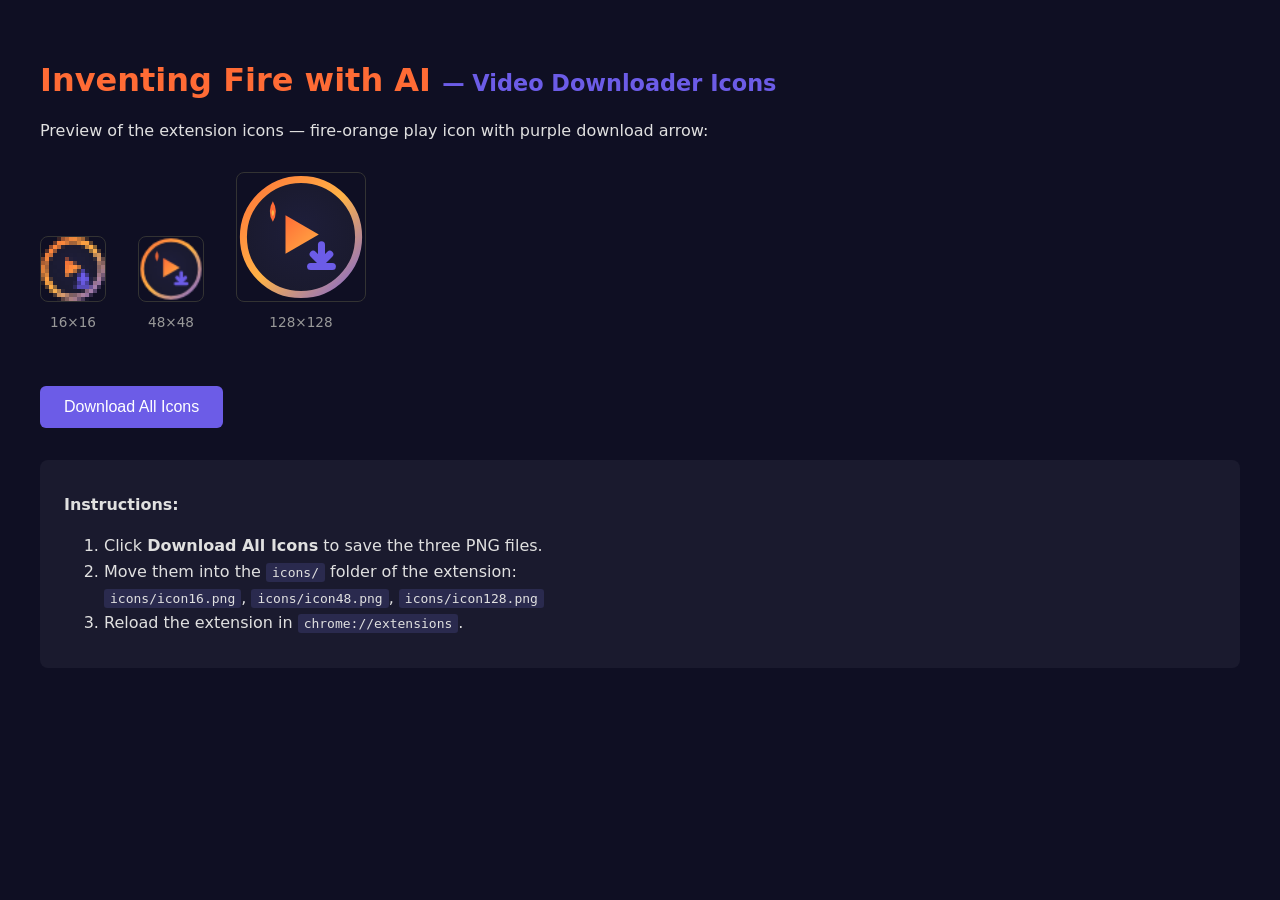
<file: scripts/generate-icons.html>
<!DOCTYPE html>
<html lang="en">
<head>
  <meta charset="UTF-8">
  <title>Video Downloader — Icon Generator (Inventing Fire with AI)</title>
  <style>
    body { font-family: system-ui, sans-serif; background: #0f0f23; color: #e0e0e0; padding: 2rem; }
    h1 { color: #FF6B35; }
    h1 span { color: #6C5CE7; font-size: 0.7em; }
    .icon-row { display: flex; gap: 2rem; align-items: flex-end; margin: 2rem 0; }
    .icon-item { text-align: center; }
    .icon-item canvas { border: 1px solid #333; border-radius: 8px; }
    .icon-item p { margin: 0.5rem 0; font-size: 0.85rem; color: #999; }
    button { background: #6C5CE7; color: #fff; border: none; padding: 0.75rem 1.5rem; border-radius: 6px; cursor: pointer; font-size: 1rem; margin-top: 1rem; }
    button:hover { background: #5a4bd6; }
    .instructions { background: #1a1a2e; padding: 1rem 1.5rem; border-radius: 8px; margin-top: 2rem; line-height: 1.6; }
    code { background: #2a2a4e; padding: 2px 6px; border-radius: 3px; }
  </style>
</head>
<body>
  <h1>Inventing Fire with AI <span>— Video Downloader Icons</span></h1>
  <p>Preview of the extension icons — fire-orange play icon with purple download arrow:</p>

  <div class="icon-row" id="icon-row"></div>

  <button id="download-all">Download All Icons</button>

  <div class="instructions">
    <p><strong>Instructions:</strong></p>
    <ol>
      <li>Click <strong>Download All Icons</strong> to save the three PNG files.</li>
      <li>Move them into the <code>icons/</code> folder of the extension:
        <br><code>icons/icon16.png</code>, <code>icons/icon48.png</code>, <code>icons/icon128.png</code></li>
      <li>Reload the extension in <code>chrome://extensions</code>.</li>
    </ol>
  </div>

  <script>
    const SIZES = [16, 48, 128];
    const FIRE_ORANGE = '#FF6B35';
    const FIRE_YELLOW = '#FFB347';
    const ACCENT = '#6C5CE7';
    const BG_DARK = '#1a1a2e';
    const LIGHT_PURPLE = '#a29bfe';

    function drawIcon(ctx, size) {
      const s = size;
      const cx = s / 2;
      const cy = s / 2;
      const r = s * 0.45;

      // ── Background circle with subtle gradient ──
      const bgGrad = ctx.createRadialGradient(cx, cy * 0.8, 0, cx, cy, r);
      bgGrad.addColorStop(0, '#1e1e3a');
      bgGrad.addColorStop(1, BG_DARK);
      ctx.fillStyle = bgGrad;
      ctx.beginPath();
      ctx.arc(cx, cy, r, 0, Math.PI * 2);
      ctx.fill();

      // ── Circle border — fire gradient ──
      const borderGrad = ctx.createLinearGradient(0, 0, s, s);
      borderGrad.addColorStop(0, FIRE_ORANGE);
      borderGrad.addColorStop(0.5, FIRE_YELLOW);
      borderGrad.addColorStop(1, ACCENT);
      ctx.strokeStyle = borderGrad;
      ctx.lineWidth = Math.max(1.5, s * 0.055);
      ctx.beginPath();
      ctx.arc(cx, cy, r, 0, Math.PI * 2);
      ctx.stroke();

      // ── Play triangle (fire orange) ──
      const playGrad = ctx.createLinearGradient(cx - s * 0.15, cy - s * 0.15, cx + s * 0.15, cy + s * 0.15);
      playGrad.addColorStop(0, FIRE_ORANGE);
      playGrad.addColorStop(1, FIRE_YELLOW);
      ctx.fillStyle = playGrad;

      const px = cx - s * 0.03;
      const py = cy - s * 0.02;
      const ph = s * 0.3;
      const pw = s * 0.26;
      ctx.beginPath();
      ctx.moveTo(px - pw * 0.35, py - ph / 2);
      ctx.lineTo(px + pw * 0.65, py);
      ctx.lineTo(px - pw * 0.35, py + ph / 2);
      ctx.closePath();
      ctx.fill();

      // ── Download arrow (purple accent, bottom-right) ──
      const ax = cx + s * 0.16;
      const ay = cy + s * 0.2;
      const aw = Math.max(1.2, s * 0.055);
      const aLen = s * 0.14;

      ctx.strokeStyle = ACCENT;
      ctx.lineWidth = aw;
      ctx.lineCap = 'round';
      ctx.lineJoin = 'round';

      // Vertical stem
      ctx.beginPath();
      ctx.moveTo(ax, ay - aLen);
      ctx.lineTo(ax, ay);
      ctx.stroke();

      // Arrowhead
      const headSize = s * 0.065;
      ctx.beginPath();
      ctx.moveTo(ax - headSize, ay - headSize);
      ctx.lineTo(ax, ay);
      ctx.lineTo(ax + headSize, ay - headSize);
      ctx.stroke();

      // Base line
      const baseW = s * 0.085;
      ctx.beginPath();
      ctx.moveTo(ax - baseW, ay + Math.max(1, s * 0.03));
      ctx.lineTo(ax + baseW, ay + Math.max(1, s * 0.03));
      ctx.stroke();

      // ── Tiny fire flicker at top-left (only on larger sizes) ──
      if (s >= 48) {
        const fx = cx - s * 0.22;
        const fy = cy - s * 0.2;
        const fSize = s * 0.08;

        ctx.fillStyle = FIRE_ORANGE;
        ctx.beginPath();
        ctx.moveTo(fx, fy + fSize);
        ctx.quadraticCurveTo(fx - fSize * 0.6, fy, fx, fy - fSize);
        ctx.quadraticCurveTo(fx + fSize * 0.6, fy, fx, fy + fSize);
        ctx.fill();

        if (s >= 128) {
          // Inner flame
          ctx.fillStyle = FIRE_YELLOW;
          const ifs = fSize * 0.5;
          ctx.beginPath();
          ctx.moveTo(fx, fy + ifs);
          ctx.quadraticCurveTo(fx - ifs * 0.5, fy + ifs * 0.2, fx, fy - ifs * 0.3);
          ctx.quadraticCurveTo(fx + ifs * 0.5, fy + ifs * 0.2, fx, fy + ifs);
          ctx.fill();
        }
      }
    }

    // Render previews
    const row = document.getElementById('icon-row');
    const canvases = {};

    SIZES.forEach(size => {
      const item = document.createElement('div');
      item.className = 'icon-item';

      const canvas = document.createElement('canvas');
      canvas.width = size;
      canvas.height = size;
      canvas.style.width = Math.max(size, 64) + 'px';
      canvas.style.height = Math.max(size, 64) + 'px';
      if (size < 48) canvas.style.imageRendering = 'pixelated';

      const ctx = canvas.getContext('2d');
      drawIcon(ctx, size);

      canvases[size] = canvas;

      const label = document.createElement('p');
      label.textContent = `${size}\u00d7${size}`;

      item.appendChild(canvas);
      item.appendChild(label);
      row.appendChild(item);
    });

    // Download
    document.getElementById('download-all').addEventListener('click', () => {
      SIZES.forEach(size => {
        const link = document.createElement('a');
        link.download = `icon${size}.png`;
        link.href = canvases[size].toDataURL('image/png');
        link.click();
      });
    });
  </script>
</body>
</html>
</file>
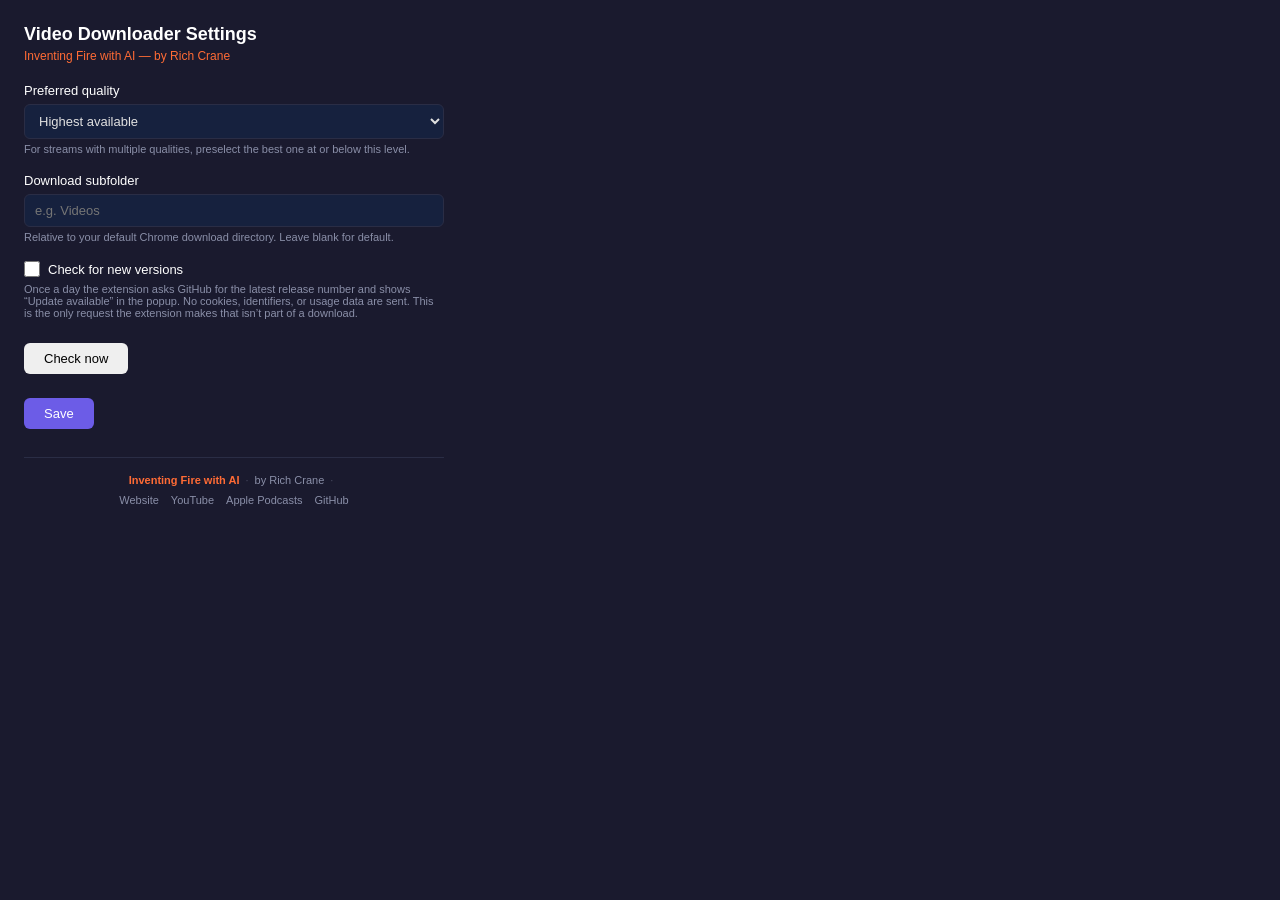
<file: src/options/options.html>
<!DOCTYPE html>
<html lang="en">
<head>
  <meta charset="UTF-8">
  <meta name="viewport" content="width=device-width, initial-scale=1.0">
  <title>Video Downloader — Settings</title>
  <link rel="stylesheet" href="options.css">
</head>
<body>
  <div class="container">
    <div class="brand-header">
      <h1>Video Downloader Settings</h1>
      <p class="brand-tagline">Inventing Fire with AI &mdash; by Rich Crane</p>
    </div>

    <section>
      <label for="defaultQuality">Preferred quality</label>
      <select id="defaultQuality">
        <option value="">Highest available</option>
        <option value="1080">1080p</option>
        <option value="720">720p</option>
        <option value="480">480p</option>
        <option value="360">360p</option>
      </select>
      <p class="hint">For streams with multiple qualities, preselect the best one at or below this level.</p>
    </section>

    <section>
      <label for="downloadPath">Download subfolder</label>
      <input id="downloadPath" type="text" placeholder="e.g. Videos">
      <p class="hint">Relative to your default Chrome download directory. Leave blank for default.</p>
    </section>

    <section class="checkbox-section">
      <label>
        <input id="checkForUpdates" type="checkbox">
        Check for new versions
      </label>
      <p class="hint">
        Once a day the extension asks GitHub for the latest release number and shows
        &ldquo;Update available&rdquo; in the popup. No cookies, identifiers, or usage data are sent.
        This is the only request the extension makes that isn&rsquo;t part of a download.
      </p>
      <div class="actions">
        <button type="button" id="btn-check-update" class="btn">Check now</button>
        <span id="update-status" class="save-status"></span>
      </div>
    </section>

    <section id="companion-section" class="companion-section" hidden>
      <h2>Enhanced Downloader</h2>
      <p class="hint">
        Downloads videos the extension can't save on its own, using a small helper app on
        your computer built on <a href="https://github.com/yt-dlp/yt-dlp" target="_blank" rel="noopener">yt-dlp</a>.
        Files are saved by the helper to your Downloads folder (plus the subfolder above),
        not through Chrome. Only download videos you have the right to keep.
      </p>
      <div class="checkbox-section">
        <label>
          <input id="companionEnabled" type="checkbox">
          Enable Enhanced Downloader
        </label>
      </div>
      <div class="checkbox-section">
        <label>
          <input id="ytCookiesFromBrowser" type="checkbox">
          Let yt-dlp use your Chrome sign-in (for age-restricted or members-only videos)
        </label>
      </div>
      <p class="hint">
        Setup: install yt-dlp (and ffmpeg for 1080p and above). Then, from the folder that
        contains the <code>companion</code> folder (the extension folder, or the unzipped
        Enhanced Downloader download), run
        <code id="install-cmd">bash companion/install.sh EXTENSION_ID</code> on macOS/Linux, or on Windows
        <code id="install-cmd-win">powershell -ExecutionPolicy Bypass -File companion\install.ps1 EXTENSION_ID</code>.
      </p>
      <div class="actions">
        <button type="button" id="btn-test-companion" class="btn">Test connection</button>
        <span id="companion-status" class="save-status"></span>
      </div>
    </section>

    <div class="actions">
      <button type="button" id="btn-save" class="btn btn-primary">Save</button>
      <span id="save-status" class="save-status"></span>
    </div>

    <footer class="options-footer">
      <div class="footer-brand-row">
        <span class="brand-name">Inventing Fire with AI</span>
        <span class="brand-divider">&middot;</span>
        <span>by Rich Crane</span>
        <span class="brand-divider">&middot;</span>
        <span id="version"></span>
      </div>
      <div class="footer-links">
        <a href="https://www.inventingfirewith.ai" target="_blank" rel="noopener">Website</a>
        <a href="https://www.youtube.com/@InventingFirewithAI" target="_blank" rel="noopener">YouTube</a>
        <a href="https://podcasts.apple.com/us/podcast/inventing-fire-with-ai/id1814411467" target="_blank" rel="noopener">Apple Podcasts</a>
        <a href="https://github.com/chiefinnovator" target="_blank" rel="noopener">GitHub</a>
      </div>
    </footer>
  </div>

  <script src="options.js"></script>
</body>
</html>
</file>
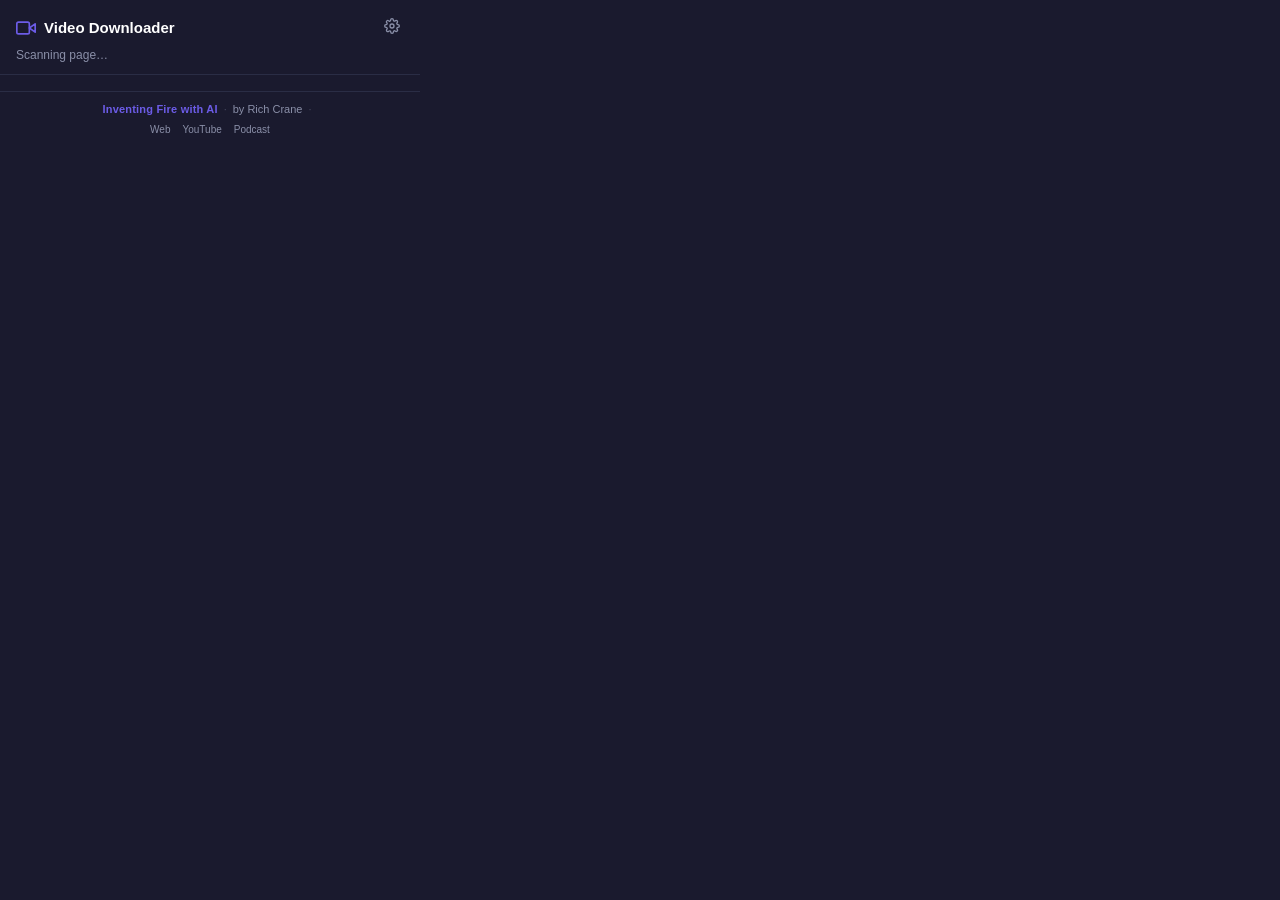
<file: src/popup/popup.html>
<!DOCTYPE html>
<html lang="en">
<head>
  <meta charset="UTF-8">
  <meta name="viewport" content="width=device-width, initial-scale=1.0">
  <title>Video Downloader</title>
  <link rel="stylesheet" href="popup.css">
</head>
<body>
  <header>
    <div class="header-row">
      <h1>
        <svg width="20" height="20" viewBox="0 0 24 24" fill="none" stroke="currentColor"
             stroke-width="2" stroke-linecap="round" stroke-linejoin="round">
          <polygon points="23 7 16 12 23 17 23 7"/>
          <rect x="1" y="5" width="15" height="14" rx="2" ry="2"/>
        </svg>
        Video Downloader
      </h1>
      <button type="button" id="btn-settings" title="Settings" aria-label="Settings">
        <svg width="16" height="16" viewBox="0 0 24 24" fill="none" stroke="currentColor"
             stroke-width="2" stroke-linecap="round" stroke-linejoin="round">
          <circle cx="12" cy="12" r="3"/>
          <path d="M19.4 15a1.65 1.65 0 0 0 .33 1.82l.06.06a2 2 0 1 1-2.83
                   2.83l-.06-.06a1.65 1.65 0 0 0-1.82-.33 1.65 1.65 0 0
                   0-1 1.51V21a2 2 0 1 1-4 0v-.09A1.65 1.65 0 0 0 9
                   19.4a1.65 1.65 0 0 0-1.82.33l-.06.06a2 2 0 1
                   1-2.83-2.83l.06-.06A1.65 1.65 0 0 0 4.68
                   15a1.65 1.65 0 0 0-1.51-1H3a2 2 0 1 1
                   0-4h.09A1.65 1.65 0 0 0 4.6 9a1.65 1.65 0 0
                   0-.33-1.82l-.06-.06a2 2 0 1 1 2.83-2.83l.06.06A1.65
                   1.65 0 0 0 9 4.68a1.65 1.65 0 0 0 1-1.51V3a2 2 0 1
                   1 4 0v.09a1.65 1.65 0 0 0 1 1.51 1.65 1.65 0 0 0
                   1.82-.33l.06-.06a2 2 0 1 1 2.83 2.83l-.06.06A1.65
                   1.65 0 0 0 19.4 9a1.65 1.65 0 0 0 1.51 1H21a2
                   2 0 1 1 0 4h-.09a1.65 1.65 0 0 0-1.51 1z"/>
        </svg>
      </button>
    </div>
    <a id="update-banner" class="update-banner hidden" href="#" target="_blank" rel="noopener"></a>
    <p id="status" class="status">Scanning page&hellip;</p>
  </header>

  <main>
    <!-- Direct video sources -->
    <ul id="video-list" class="video-list"></ul>

    <!-- Slide decks linked from the page (downloaded alongside the video) -->
    <div id="slides-section" class="section hidden">
      <h2 class="section-title">
        <svg width="14" height="14" viewBox="0 0 24 24" fill="none" stroke="currentColor"
             stroke-width="2" stroke-linecap="round" stroke-linejoin="round">
          <path d="M14 2H6a2 2 0 0 0-2 2v16a2 2 0 0 0 2 2h12a2 2 0 0 0 2-2V8z"/>
          <polyline points="14 2 14 8 20 8"/>
        </svg>
        Slides
      </h2>
      <ul id="slides-list" class="video-list"></ul>
    </div>

    <!-- Iframe-embedded streams -->
    <div id="iframe-section" class="section hidden">
      <h2 class="section-title">
        <svg width="14" height="14" viewBox="0 0 24 24" fill="none" stroke="currentColor"
             stroke-width="2" stroke-linecap="round" stroke-linejoin="round">
          <rect x="2" y="3" width="20" height="14" rx="2" ry="2"/>
          <line x1="8" y1="21" x2="16" y2="21"/>
          <line x1="12" y1="17" x2="12" y2="21"/>
        </svg>
        Embedded Streams
      </h2>
      <ul id="iframe-list" class="video-list"></ul>
    </div>

    <!-- Empty state -->
    <div id="empty-state" class="empty-state hidden">
      <svg width="48" height="48" viewBox="0 0 24 24" fill="none" stroke="currentColor"
           stroke-width="1.5" stroke-linecap="round" stroke-linejoin="round" opacity="0.4">
        <circle cx="11" cy="11" r="8"/>
        <line x1="21" y1="21" x2="16.65" y2="16.65"/>
      </svg>
      <p>No videos detected on this page.</p>
      <button type="button" id="btn-rescan" class="btn btn-secondary">Rescan</button>
    </div>
  </main>

  <footer>
    <div class="footer-brand">
      <span class="brand-name">Inventing Fire with AI</span>
      <span class="brand-divider">&middot;</span>
      <span class="brand-author">by Rich Crane</span>
      <span class="brand-divider">&middot;</span>
      <span class="brand-version" id="version"></span>
    </div>
    <div class="footer-links">
      <a href="https://www.inventingfirewith.ai" target="_blank" rel="noopener" title="Website">Web</a>
      <a href="https://www.youtube.com/@InventingFirewithAI" target="_blank" rel="noopener" title="YouTube">YouTube</a>
      <a href="https://podcasts.apple.com/us/podcast/inventing-fire-with-ai/id1814411467" target="_blank" rel="noopener" title="Apple Podcasts">Podcast</a>
    </div>
  </footer>

  <script src="popup.js" type="module"></script>
</body>
</html>
</file>
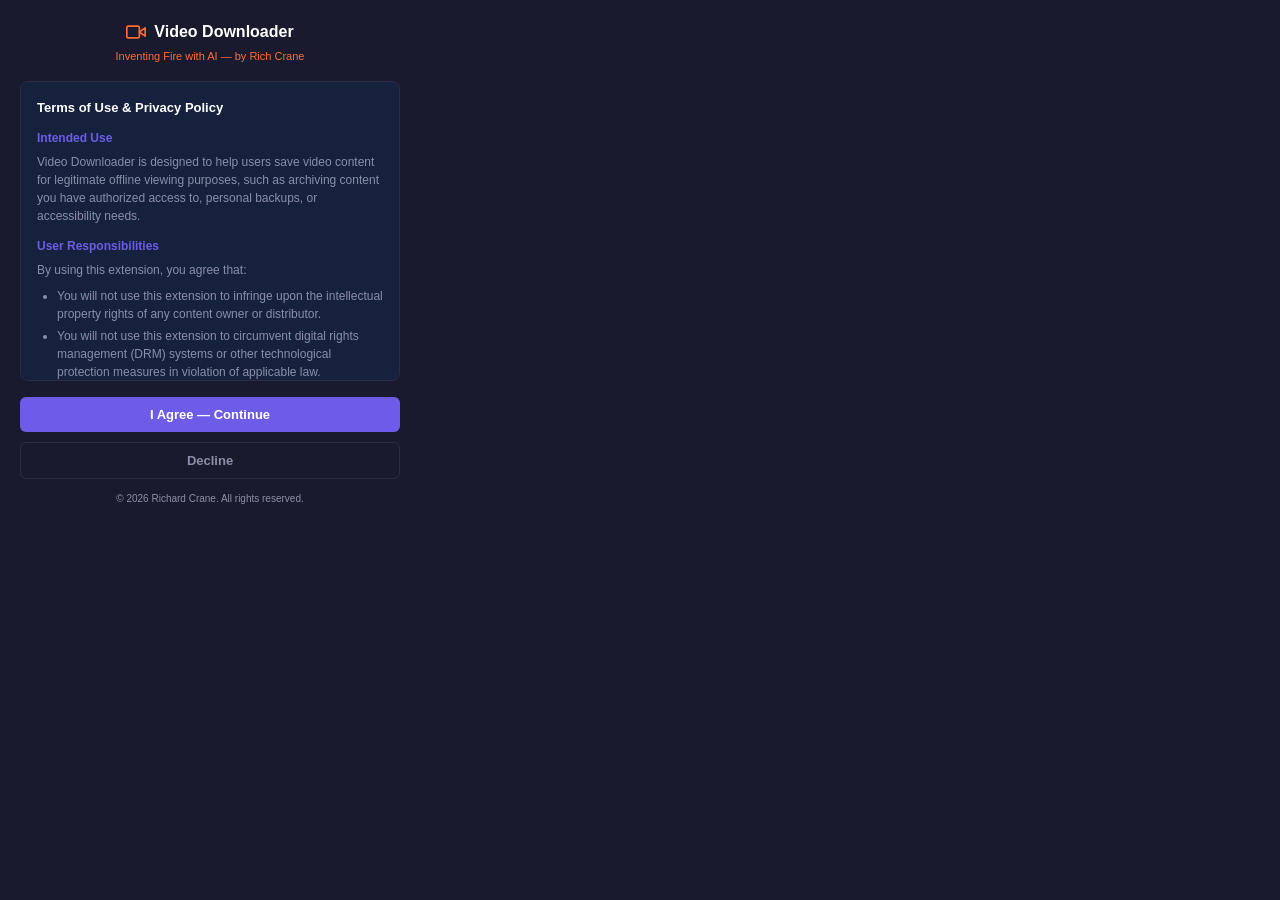
<file: src/popup/terms.html>
<!DOCTYPE html>
<html lang="en">
<head>
  <meta charset="UTF-8">
  <meta name="viewport" content="width=device-width, initial-scale=1.0">
  <title>Video Downloader — Terms of Use</title>
  <style>
    :root {
      --bg: #1a1a2e;
      --bg-card: #16213e;
      --text: #e0e0e0;
      --text-muted: #8a8fa8;
      --accent: #6C5CE7;
      --accent-hover: #5a4bd5;
      --fire: #FF6B35;
      --border: #2a2d45;
    }

    * { box-sizing: border-box; margin: 0; padding: 0; }

    body {
      width: 420px;
      max-height: 520px;
      overflow-y: auto;
      font-family: -apple-system, BlinkMacSystemFont, 'Segoe UI', Roboto, Helvetica, Arial, sans-serif;
      font-size: 13px;
      line-height: 1.5;
      color: var(--text);
      background: var(--bg);
      padding: 20px;
    }

    .logo {
      text-align: center;
      margin-bottom: 16px;
    }

    .logo h1 {
      font-size: 16px;
      color: #fff;
      display: flex;
      align-items: center;
      justify-content: center;
      gap: 8px;
    }

    .logo h1 svg { color: var(--fire); }

    .logo p {
      font-size: 11px;
      color: var(--fire);
      margin-top: 4px;
      font-weight: 500;
    }

    .terms-box {
      background: var(--bg-card);
      border: 1px solid var(--border);
      border-radius: 8px;
      padding: 16px;
      margin-bottom: 16px;
      max-height: 300px;
      overflow-y: auto;
    }

    .terms-box h2 {
      font-size: 13px;
      color: #fff;
      margin-bottom: 10px;
    }

    .terms-box h3 {
      font-size: 12px;
      color: var(--accent);
      margin: 12px 0 6px;
    }

    .terms-box p {
      font-size: 12px;
      color: var(--text-muted);
      margin-bottom: 8px;
    }

    .terms-box ul {
      font-size: 12px;
      color: var(--text-muted);
      margin: 0 0 8px 20px;
    }

    .terms-box ul li { margin-bottom: 4px; }

    .actions {
      display: flex;
      flex-direction: column;
      gap: 10px;
    }

    .btn {
      display: block;
      width: 100%;
      padding: 10px;
      border: none;
      border-radius: 6px;
      font-size: 13px;
      font-weight: 600;
      cursor: pointer;
      text-align: center;
      transition: background 0.15s;
    }

    .btn-accept {
      background: var(--accent);
      color: #fff;
    }

    .btn-accept:hover { background: var(--accent-hover); }

    .btn-decline {
      background: transparent;
      color: var(--text-muted);
      border: 1px solid var(--border);
    }

    .btn-decline:hover { background: var(--bg-card); }

    .copyright {
      text-align: center;
      font-size: 10px;
      color: var(--text-muted);
      margin-top: 12px;
    }
  </style>
</head>
<body>
  <div class="logo">
    <h1>
      <svg width="20" height="20" viewBox="0 0 24 24" fill="none" stroke="currentColor"
           stroke-width="2" stroke-linecap="round" stroke-linejoin="round">
        <polygon points="23 7 16 12 23 17 23 7"/>
        <rect x="1" y="5" width="15" height="14" rx="2" ry="2"/>
      </svg>
      Video Downloader
    </h1>
    <p>Inventing Fire with AI &mdash; by Rich Crane</p>
  </div>

  <div class="terms-box">
    <h2>Terms of Use &amp; Privacy Policy</h2>

    <h3>Intended Use</h3>
    <p>
      Video Downloader is designed to help users save video content for
      legitimate offline viewing purposes, such as archiving content you
      have authorized access to, personal backups, or accessibility needs.
    </p>

    <h3>User Responsibilities</h3>
    <p>By using this extension, you agree that:</p>
    <ul>
      <li>You will not use this extension to infringe upon the intellectual
          property rights of any content owner or distributor.</li>
      <li>You will not use this extension to circumvent digital rights
          management (DRM) systems or other technological protection
          measures in violation of applicable law.</li>
      <li>You will not use this extension for any unlawful purpose,
          including but not limited to unauthorized redistribution of
          copyrighted material.</li>
      <li>You are solely responsible for ensuring that your use of
          downloaded content complies with all applicable laws, regulations,
          and terms of service of the content provider.</li>
    </ul>

    <h3>Disclaimer of Warranties</h3>
    <p>
      This extension is provided "as is" and "as available" without
      warranties of any kind, either express or implied, including but not
      limited to implied warranties of merchantability, fitness for a
      particular purpose, and non-infringement. The developers make no
      warranty that the extension will be error-free, uninterrupted, or
      that any defects will be corrected.
    </p>

    <h3>Limitation of Liability</h3>
    <p>
      In no event shall the developers, contributors, or Rich Crane be
      liable for any direct, indirect, incidental, special, consequential,
      or punitive damages arising out of or in connection with your use of
      this extension, regardless of the cause of action or the theory of
      liability.
    </p>

    <h3>Privacy</h3>
    <p>
      Video Downloader operates entirely within your browser. No personal
      data, browsing history, video URLs, or downloaded content is
      collected, transmitted, or stored on external servers. All processing
      occurs locally on your device. Authentication tokens used for video
      access are held in memory only and are never persisted. Unless you
      turn it off in Settings, the extension asks GitHub once a day for the
      latest release number so it can tell you when an update is available;
      that request carries no cookies or identifiers.
    </p>

    <h3>Changes</h3>
    <p>
      These terms may be updated in future versions of the extension.
      Continued use after any changes constitutes acceptance of the
      revised terms.
    </p>
  </div>

  <div class="actions">
    <button type="button" id="btn-accept" class="btn btn-accept">
      I Agree &mdash; Continue
    </button>
    <button type="button" id="btn-decline" class="btn btn-decline">
      Decline
    </button>
  </div>

  <p class="copyright">&copy; 2026 Richard Crane. All rights reserved. <span id="version"></span></p>

  <script src="terms.js"></script>
</body>
</html>
</file>
<file: src/options/options.css>
:root {
  --bg: #1a1a2e;
  --bg-card: #16213e;
  --text: #e0e0e0;
  --text-muted: #8a8fa8;
  --accent: #6C5CE7;
  --accent-hover: #5a4bd5;
  --border: #2a2d45;
  --success: #00b894;
  --fire: #FF6B35;
}

* { box-sizing: border-box; margin: 0; padding: 0; }

body {
  font-family: -apple-system, BlinkMacSystemFont, 'Segoe UI', Roboto, Helvetica, Arial, sans-serif;
  font-size: 14px;
  color: var(--text);
  background: var(--bg);
  padding: 24px;
}

.container {
  max-width: 420px;
}

.brand-header {
  margin-bottom: 20px;
}

.brand-header h1 {
  font-size: 18px;
  color: #fff;
}

.brand-tagline {
  font-size: 12px;
  color: var(--fire);
  margin-top: 4px;
  font-weight: 500;
}

section {
  margin-bottom: 18px;
}

label {
  display: block;
  font-weight: 500;
  margin-bottom: 6px;
  color: #fff;
  font-size: 13px;
}

select, input[type="text"] {
  width: 100%;
  padding: 8px 10px;
  font-size: 13px;
  border: 1px solid var(--border);
  border-radius: 6px;
  background: var(--bg-card);
  color: var(--text);
  outline: none;
}

select:focus, input:focus {
  border-color: var(--accent);
}

.hint {
  font-size: 11px;
  color: var(--text-muted);
  margin-top: 4px;
}

.checkbox-section label {
  display: flex;
  align-items: center;
  gap: 8px;
  cursor: pointer;
}

.checkbox-section input[type="checkbox"] {
  accent-color: var(--accent);
  width: 16px;
  height: 16px;
}

.companion-section h2 {
  font-size: 14px;
  color: #fff;
  margin: 24px 0 6px;
}

.companion-section .checkbox-section {
  margin: 10px 0;
}

.companion-section a {
  color: var(--accent);
}

.companion-section code {
  font-size: 11px;
  word-break: break-all;
}

.actions {
  display: flex;
  align-items: center;
  gap: 12px;
  margin-top: 24px;
}

.btn {
  padding: 8px 20px;
  border: none;
  border-radius: 6px;
  font-size: 13px;
  font-weight: 500;
  cursor: pointer;
  transition: background 0.15s;
}

.btn-primary {
  background: var(--accent);
  color: #fff;
}

.btn-primary:hover {
  background: var(--accent-hover);
}

.save-status {
  font-size: 12px;
  color: var(--success);
}

.options-footer {
  margin-top: 28px;
  padding-top: 16px;
  border-top: 1px solid var(--border);
  text-align: center;
}

.footer-brand-row {
  display: flex;
  align-items: center;
  justify-content: center;
  gap: 6px;
  font-size: 11px;
  color: var(--text-muted);
}

.brand-name {
  color: var(--fire);
  font-weight: 600;
}

.brand-divider {
  opacity: 0.4;
}

.footer-links {
  display: flex;
  align-items: center;
  justify-content: center;
  gap: 12px;
  margin-top: 8px;
}

.footer-links a {
  font-size: 11px;
  color: var(--text-muted);
  text-decoration: none;
  transition: color 0.15s;
}

.footer-links a:hover {
  color: var(--accent);
}
</file>
<file: src/popup/popup.css>
/* ── Base ──────────────────────────────────────────────────────────── */

:root {
  --bg: #1a1a2e;
  --bg-card: #16213e;
  --bg-hover: #1e2d50;
  --text: #e0e0e0;
  --text-muted: #8a8fa8;
  --accent: #6C5CE7;
  --accent-hover: #5a4bd5;
  --success: #00b894;
  --warning: #fdcb6e;
  --danger: #e74c3c;
  --border: #2a2d45;
  --radius: 8px;
}

*,
*::before,
*::after {
  box-sizing: border-box;
  margin: 0;
  padding: 0;
}

body {
  width: 420px;
  min-height: 200px;
  max-height: 560px;
  overflow-y: auto;
  font-family: -apple-system, BlinkMacSystemFont, 'Segoe UI', Roboto, Helvetica, Arial, sans-serif;
  font-size: 13px;
  line-height: 1.4;
  color: var(--text);
  background: var(--bg);
}

/* ── Header ───────────────────────────────────────────────────────── */

header {
  position: sticky;
  top: 0;
  z-index: 10;
  background: var(--bg);
  padding: 14px 16px 10px;
  border-bottom: 1px solid var(--border);
}

.header-row {
  display: flex;
  align-items: center;
  justify-content: space-between;
}

h1 {
  font-size: 15px;
  font-weight: 600;
  display: flex;
  align-items: center;
  gap: 8px;
  color: #fff;
}

h1 svg {
  color: var(--accent);
}

#btn-settings {
  background: none;
  border: none;
  color: var(--text-muted);
  cursor: pointer;
  padding: 4px;
  border-radius: 4px;
  transition: color 0.15s, background 0.15s;
}

#btn-settings:hover {
  color: #fff;
  background: var(--bg-hover);
}

.status {
  font-size: 12px;
  color: var(--text-muted);
  margin-top: 6px;
}

.update-banner {
  display: block;
  margin-top: 8px;
  padding: 6px 10px;
  border-radius: 6px;
  background: rgba(108, 92, 231, 0.18);
  color: #fff;
  font-size: 12px;
  font-weight: 500;
  text-decoration: none;
}

.update-banner:hover,
.update-banner:focus-visible {
  background: rgba(108, 92, 231, 0.32);
}

/* ── Sections ─────────────────────────────────────────────────────── */

main {
  padding: 8px;
}

.section {
  margin-top: 4px;
}

.section-title {
  display: flex;
  align-items: center;
  gap: 6px;
  font-size: 12px;
  font-weight: 600;
  color: var(--text-muted);
  text-transform: uppercase;
  letter-spacing: 0.5px;
  padding: 8px 4px 6px;
  border-top: 1px solid var(--border);
  margin-top: 4px;
}

.section-title svg {
  color: var(--accent);
}

/* ── Video list ───────────────────────────────────────────────────── */

.video-list {
  list-style: none;
}

.video-item {
  display: flex;
  flex-direction: column;
  gap: 8px;
  background: var(--bg-card);
  border: 1px solid var(--border);
  border-radius: var(--radius);
  padding: 12px;
  margin-bottom: 8px;
  transition: border-color 0.15s;
}

.video-item:hover {
  border-color: var(--accent);
}

.video-item.stream-item {
  border-left: 3px solid var(--accent);
}

.video-info {
  display: flex;
  align-items: center;
  gap: 10px;
}

.video-thumb {
  width: 64px;
  height: 40px;
  border-radius: 4px;
  object-fit: cover;
  background: var(--bg-hover);
  flex-shrink: 0;
}

.video-thumb-placeholder {
  width: 64px;
  height: 40px;
  border-radius: 4px;
  background: var(--bg-hover);
  display: flex;
  align-items: center;
  justify-content: center;
  flex-shrink: 0;
  color: var(--text-muted);
}

.video-details {
  flex: 1;
  min-width: 0;
}

.video-title {
  font-weight: 500;
  color: #fff;
  white-space: nowrap;
  overflow: hidden;
  text-overflow: ellipsis;
  font-size: 13px;
}

.video-meta {
  display: flex;
  flex-wrap: wrap;
  gap: 6px;
  margin-top: 2px;
  font-size: 11px;
  color: var(--text-muted);
}

.video-meta .badge {
  display: inline-flex;
  align-items: center;
  padding: 1px 6px;
  border-radius: 3px;
  background: rgba(108, 92, 231, 0.15);
  color: var(--accent);
  font-weight: 500;
  font-size: 10px;
  text-transform: uppercase;
}

.video-meta .badge-stream {
  background: rgba(108, 92, 231, 0.25);
}

.video-meta .badge-encrypted {
  background: rgba(253, 203, 110, 0.15);
  color: var(--warning);
}

.video-meta .badge-iframe {
  background: rgba(0, 184, 148, 0.15);
  color: var(--success);
}

.video-meta .badge-live,
.video-meta .badge-youtube {
  background: rgba(231, 76, 60, 0.15);
  color: var(--danger);
}

/* ── Actions row ──────────────────────────────────────────────────── */

.video-actions {
  display: flex;
  gap: 8px;
  align-items: center;
}

.quality-select {
  flex: 1;
  padding: 6px 8px;
  font-size: 12px;
  border: 1px solid var(--border);
  border-radius: 4px;
  background: var(--bg);
  color: var(--text);
  cursor: pointer;
  outline: none;
}

.quality-select:focus {
  border-color: var(--accent);
}

/* ── Buttons ──────────────────────────────────────────────────────── */

.btn {
  display: inline-flex;
  align-items: center;
  justify-content: center;
  gap: 6px;
  padding: 7px 14px;
  border: none;
  border-radius: 5px;
  font-size: 12px;
  font-weight: 500;
  cursor: pointer;
  transition: background 0.15s, opacity 0.15s;
  white-space: nowrap;
}

.btn:disabled {
  opacity: 0.5;
  cursor: not-allowed;
}

.btn-primary {
  background: var(--accent);
  color: #fff;
}

.btn-primary:hover:not(:disabled) {
  background: var(--accent-hover);
}

.btn-secondary {
  background: var(--bg-hover);
  color: var(--text);
}

.btn-secondary:hover:not(:disabled) {
  background: var(--border);
}

.btn-warning {
  background: rgba(253, 203, 110, 0.2);
  color: var(--warning);
}

.btn-sm {
  padding: 5px 10px;
  font-size: 11px;
}

/* ── Resolve button (iframe) ──────────────────────────────────────── */

.btn-resolve {
  background: rgba(0, 184, 148, 0.15);
  color: var(--success);
}

.btn-resolve:hover:not(:disabled) {
  background: rgba(0, 184, 148, 0.25);
}

/* ── Progress bar ─────────────────────────────────────────────────── */

.progress-wrap {
  display: none;
  flex-direction: column;
  gap: 4px;
}

.progress-wrap.active {
  display: flex;
}

.progress-bar {
  height: 4px;
  background: var(--bg);
  border-radius: 2px;
  overflow: hidden;
}

.progress-bar-fill {
  height: 100%;
  background: var(--accent);
  border-radius: 2px;
  width: 0%;
  transition: width 0.3s ease;
}

.progress-bar-fill.complete {
  background: var(--success);
}

.progress-bar-fill.error {
  background: var(--danger);
}

.progress-row {
  display: flex;
  justify-content: space-between;
  align-items: center;
}

.progress-text {
  font-size: 11px;
  color: var(--text-muted);
}

.progress-controls {
  display: flex;
  gap: 4px;
}

/* ── Empty state ──────────────────────────────────────────────────── */

.empty-state {
  display: flex;
  flex-direction: column;
  align-items: center;
  gap: 12px;
  padding: 40px 20px;
  text-align: center;
  color: var(--text-muted);
}

.hidden {
  display: none !important;
}

/* ── Footer branding ──────────────────────────────────────────────── */

footer {
  padding: 10px 16px 12px;
  border-top: 1px solid var(--border);
  text-align: center;
}

.footer-brand {
  display: flex;
  align-items: center;
  justify-content: center;
  gap: 6px;
  font-size: 11px;
  color: var(--text-muted);
}

.brand-name {
  color: var(--accent);
  font-weight: 600;
  letter-spacing: 0.2px;
}

.brand-divider {
  opacity: 0.4;
}

.brand-author {
  color: var(--text-muted);
}

.brand-version {
  color: var(--text-muted);
  font-size: 10px;
}

.footer-links {
  display: flex;
  align-items: center;
  justify-content: center;
  gap: 12px;
  margin-top: 6px;
}

.footer-links a {
  font-size: 10px;
  color: var(--text-muted);
  text-decoration: none;
  transition: color 0.15s;
}

.footer-links a:hover {
  color: var(--accent);
}

/* Respect the OS "reduce motion" setting */
@media (prefers-reduced-motion: reduce) {
  *, *::before, *::after {
    transition: none !important;
    animation: none !important;
  }
}
</file>
